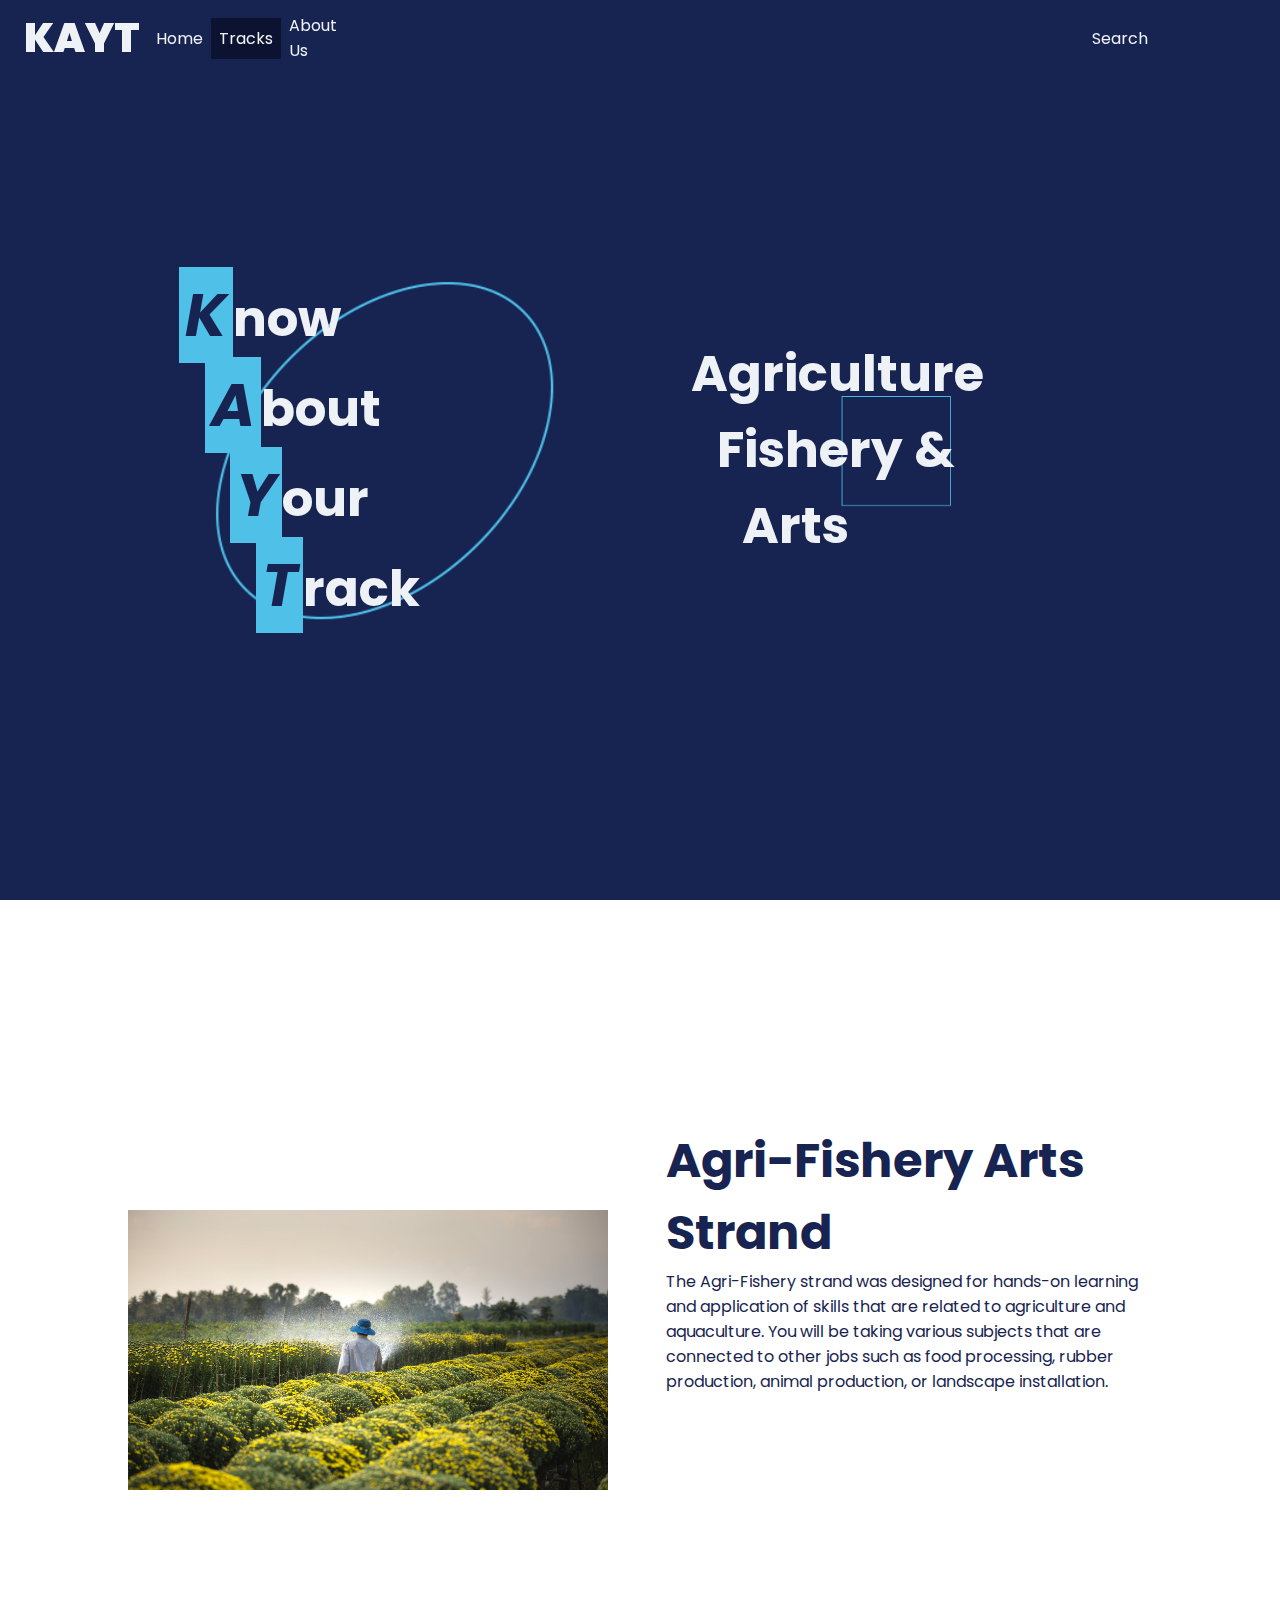
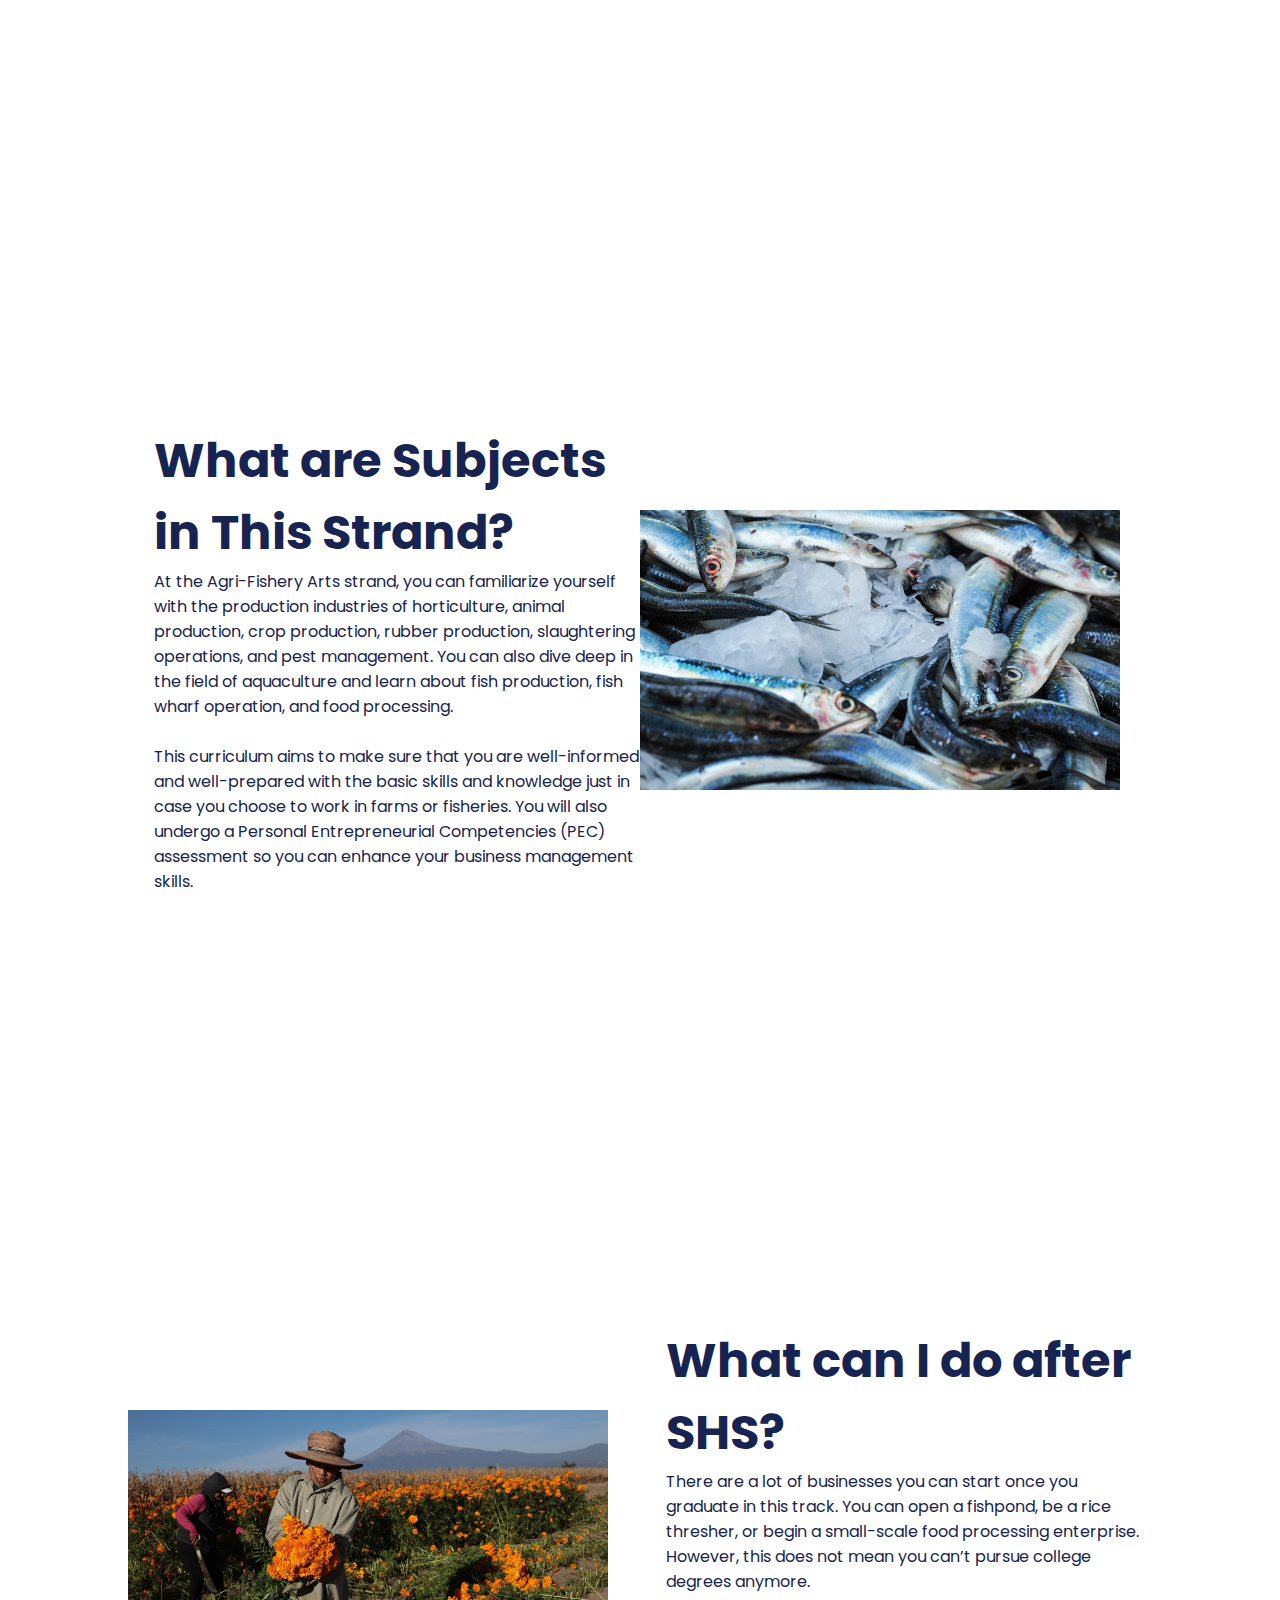
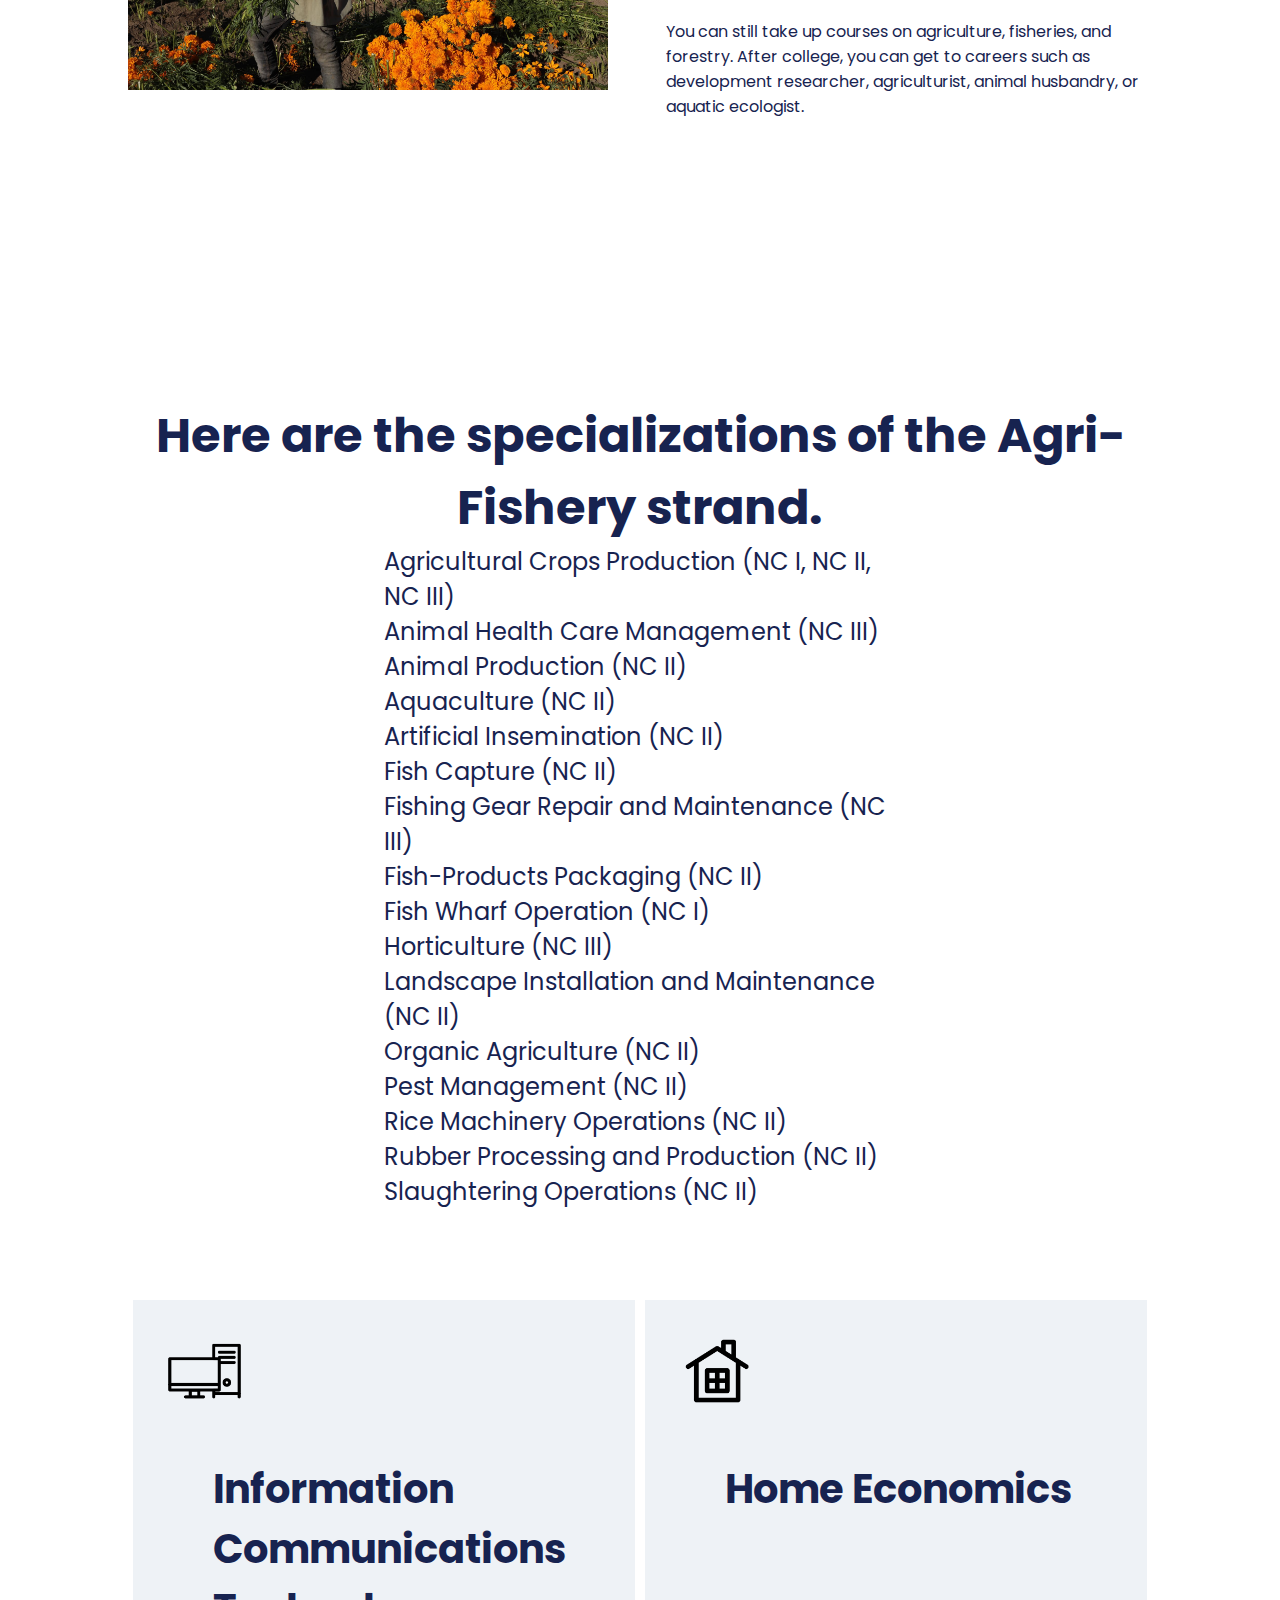
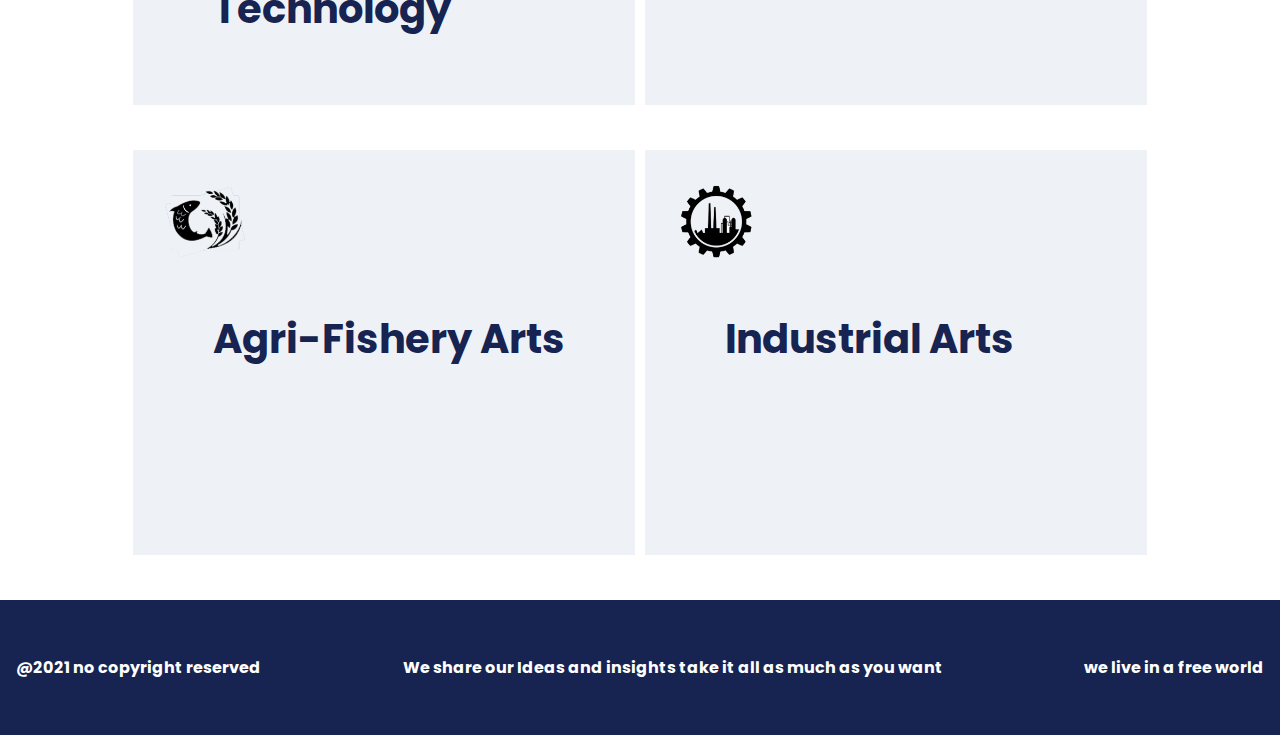
<file: afa.html>
<!DOCTYPE html>
<html>
<head>
	<meta charset="utf-8">
	<title>KAYT</title>
	<link rel="stylesheet" type="text/css" href="css/style.css">
	<script type="text/javascript">
			window.addEventListener("scroll", function(){
				var header = document.querySelector("header");
				header.classList.toggle("sticky", window.scrollY > 50);
			})



	</script>
	<link rel="shortcut icon" href="img/KAYTlogo.ico" />
</head>
<body>
	<!-- header -->
	<header class="">
		<div>
			<a href="#" class="logo">KAYT</a>
			<a href="index.html">Home</a>
			<a href="#tracks" class="nav-button current-page" data-scroll>Tracks</a>
			<a href="about.html">About Us</a>
		</div>
		<div>
			<a href="#">Search</a>
		</div>
	</header>

	<!-- hero section -->
	<div class="container hero">
		<div class="hero-section">
			<div class="col-6 hero-text">
				<div class="hero-text--content">
					<img src="img/herobox.png">
					<h1 class="know"><em>K</em>now</h1>
					<h1 class="about"><em>A</em>bout</h1>
					<h1 class="your"><em>Y</em>our</h1>
					<h1 class="track"><em>T</em>rack</h1>
				</div>
			</div>
			<div class="col-6 hero-img">
				<div class="hero-text--content">
					<img src="img/box2.png" class="herobox2">
					<h1 class="know">Agriculture</h1>
					<h1 class="about">Fishery &</h1>
					<h1 class="your">Arts</h1>
				</div>
			</div>
		</div>
	</div>

 	<!-- afa intro -->
	<div class="container">
		<div class="constraint">
			<div class="col-6">
				<div class="tvl-intro--img content">
					<img src="img/afa-1.jpg">
				</div>
			</div>
			<div class="col-6">
				<div class="tvl-intro ">
					<h2>Agri-Fishery Arts Strand</h2>
					<p>          The Agri-Fishery strand was designed for hands-on learning and application of skills that are related to agriculture and aquaculture. You will be taking various subjects that are connected to other jobs such as food processing, rubber production, animal production, or landscape installation.
					</p>
				</div>
			</div>
		</div>
	</div>

<!-- 	WHAT ARE THE SUBJECTS IN THIS STRAND? -->
	<div class="container">
		<div class="constraint">
			<div class="col-6">
				<div class="tvl-intro ">
					<h2>What are Subjects in This Strand?</h2>
					<p>At the Agri-Fishery Arts strand, you can familiarize yourself with the production industries of horticulture, animal production, crop production, rubber production, slaughtering operations, and pest management. You can also dive deep in the field of aquaculture and learn about fish production, fish wharf operation, and food processing.<br><br>

          This curriculum aims to make sure that you are well-informed and well-prepared with the basic skills and knowledge just in case you choose to work in farms or fisheries. You will also undergo a Personal Entrepreneurial Competencies (PEC) assessment so you can enhance your business management skills.

					</p>
				</div>
			</div>
			<div class="col-6">
				<div class="tvl-intro--img content">
					<img src="img/afa-2.jpg">
				</div>
			</div>
		</div>
	</div>

	<!-- college courses -->
	<div class="container">
		<div class="constraint">
			<div class="col-6">
				<div class="tvl-intro--img content">
					<img src="img/afa-3.jpg">
				</div>
			</div>
			<div class="col-6">
				<div class="tvl-intro ">
					<h2>What can I do after SHS?</h2>
					<p>         There are a lot of businesses you can start once you graduate in this track. You can open a fishpond, be a rice thresher, or begin a small-scale food processing enterprise. However, this does not mean you can’t pursue college degrees anymore. <br><br>

        You can still take up courses on agriculture, fisheries, and forestry. After college, you can get to careers such as development researcher, agriculturist, animal husbandry, or aquatic ecologist.


					</p>
				</div>
			</div>
		</div>
	</div>

	<!-- worklist -->
	<div class="container-worklist">
		<div class="constraint">
			<div class="col-12 worklist">
				<h2>Here are the specializations of the Agri-Fishery strand.</h2>
				<ul class="work-list">

					<li>Agricultural Crops Production (NC I, NC II, NC III)</li>
					<li>Animal Health Care Management (NC III)</li>
					<li>Animal Production (NC II)</li>
					<li>Aquaculture (NC II)</li>
					<li>Artificial Insemination (NC II)</li>
					<li>Fish Capture (NC II)</li>
					<li>Fishing Gear Repair and Maintenance (NC III)</li>
					<li>Fish-Products Packaging (NC II)</li>
					<li>Fish Wharf Operation (NC I)</li>
					<li>Horticulture (NC III)</li>
					<li>Landscape Installation and Maintenance (NC II)</li>
					<li>Organic Agriculture (NC II)</li>
					<li>Pest Management (NC II)</li>
					<li>Rice Machinery Operations (NC II)</li>
					<li>Rubber Processing and Production (NC II)</li>
					<li>Slaughtering Operations (NC II)</li>

				</ul>
			</div>
		</div>
	</div>

	<div class="container" id="tracks">
		<div class="constraint">
			<div class="col-6">
				<div class="row">
					<a href="ict.html">
						<div class="card">						
							<div class="card-content"></div>
							<img src="img/ictimg.png" class="iconimg ict">
							<h2>Information Communications Technology</h2>
							<div class="card-img "><p>If you are computer-savvy or a technological freak, step right into the ICT strand. Under this strand, you will be encouraged to utilize information and communication technological tools to contextualize, collaborate, and create experiences for learning in this professional strand.</p></div>
						</div>
					</a>
					
				</div>
				<div class="row">
					<a href="afa.html">
						<div class="card">
							<img src="img/afaimg.png" class="iconimg afa">
							<h2>Agri-Fishery Arts</h2>
							<div class="card-img "><p>The Agri-Fishery strand was designed for hands-on learning and application of skills that are related to agriculture and aquaculture. You will be taking various subjects that are connected to other jobs such as food processing, rubber production, animal production, or landscape installation.</p></div>
						</div>
					</a>
					
				</div>
			</div>
			<div class="col-6">
				<div class="row">
					<a href="he.html">
						<div class="card">
							<img src="img/heimg.png" class="iconimg he">
							<h2>Home Economics</h2>
							<div class="card-img "><p>The Home Economics track offers various specializations that can lead to livelihood projects at home. This strand aims to give you job-ready skills that can help you in finding the right employment.</p></div>
						</div>
					</a>
					
				</div>
				<div class="row">
					<a href="ie.html">
						<div class="card">
							<img src="img/iaimg.png" class="iconimg ia">
							<h2>Industrial Arts</h2>
							<div class="card-img "><p>Technical Livelihood Education subjects under this track are following the TESDA curriculum so if you are thinking of taking any of technical-vocational courses, this is the strand you should take. Industrial Arts will provide you the skills and knowledge on carpentry, automotive servicing, driving, electronics repair, electrical installation, welding, plumbing, and tile setting.</p></div>
						</div>
					</a>
					
				</div>
			</div>
		</div>
	</div>
		<footer>
		<p>@2021 no copyright reserved</p>
		<p>We share our Ideas and insights
		take it all as much as you want</p>
		<p>we live in a free world</p>	
	</footer>
</body>
</html>
</file>
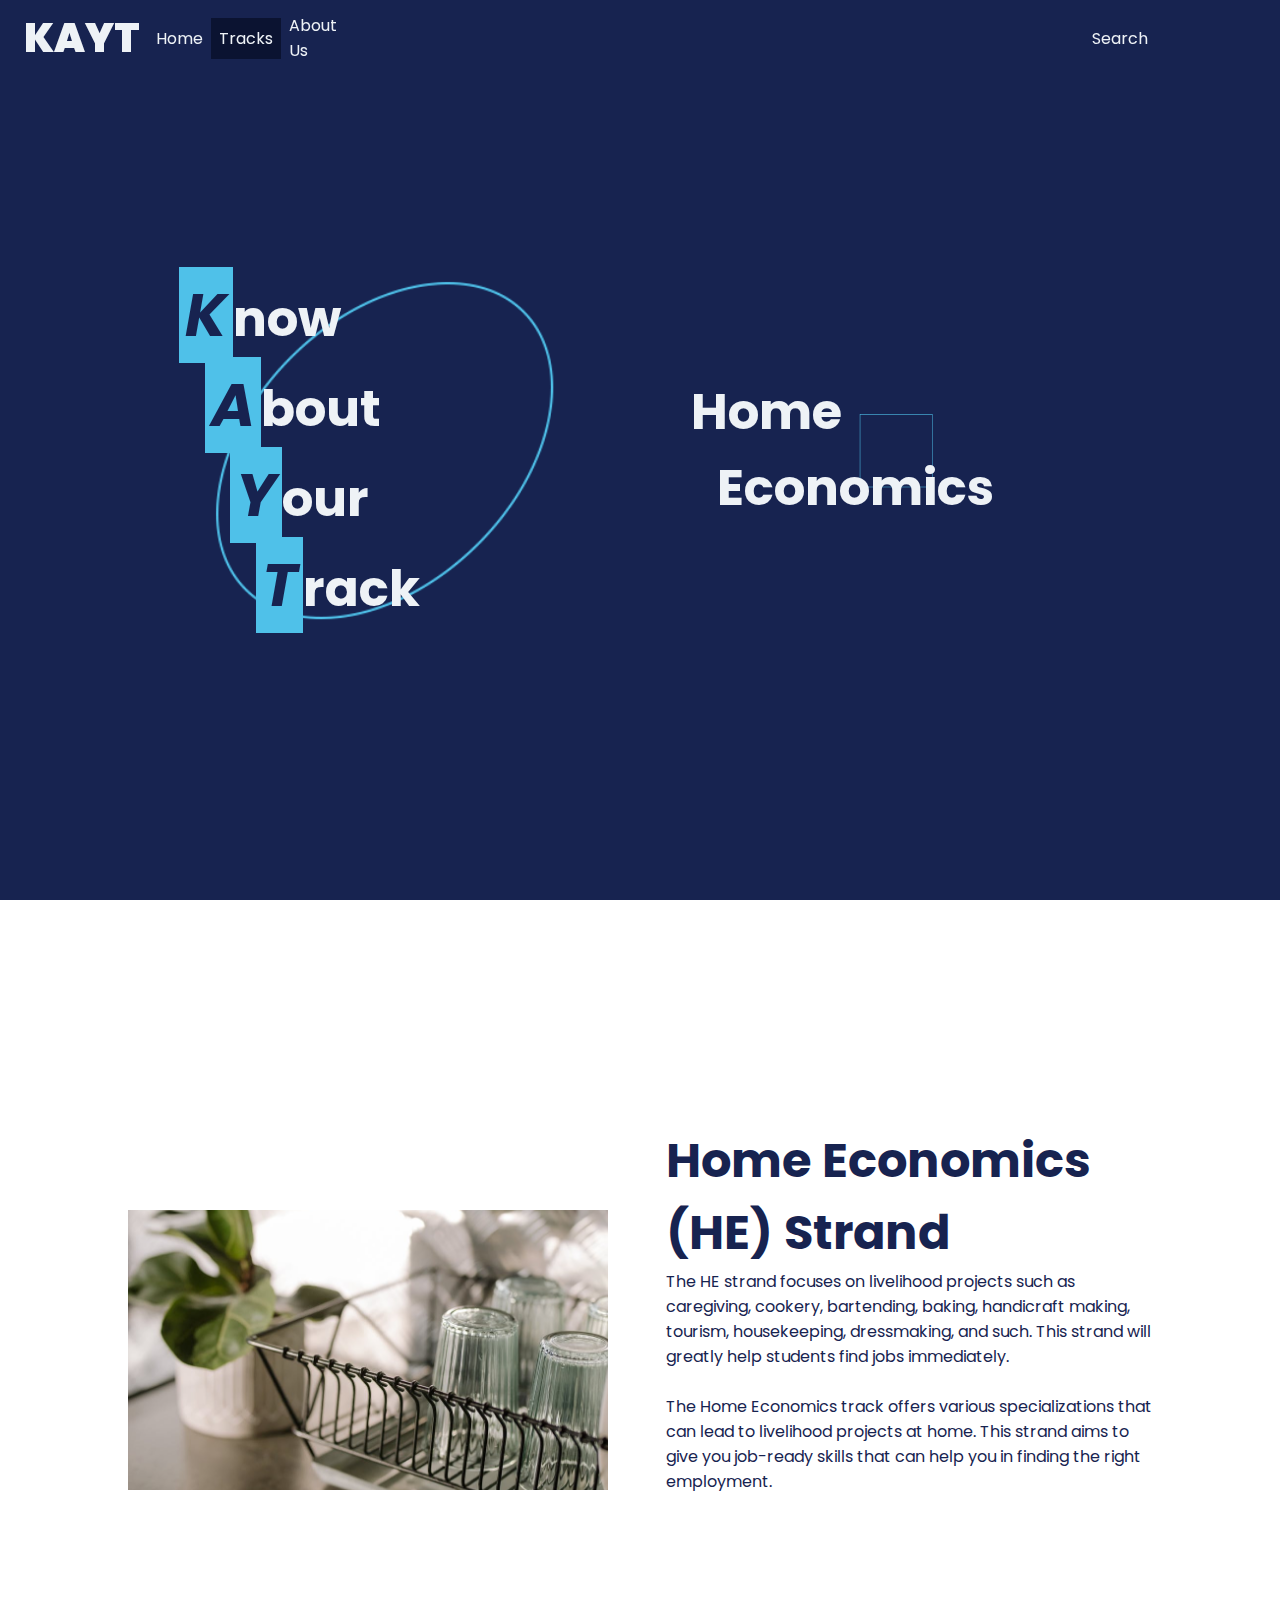
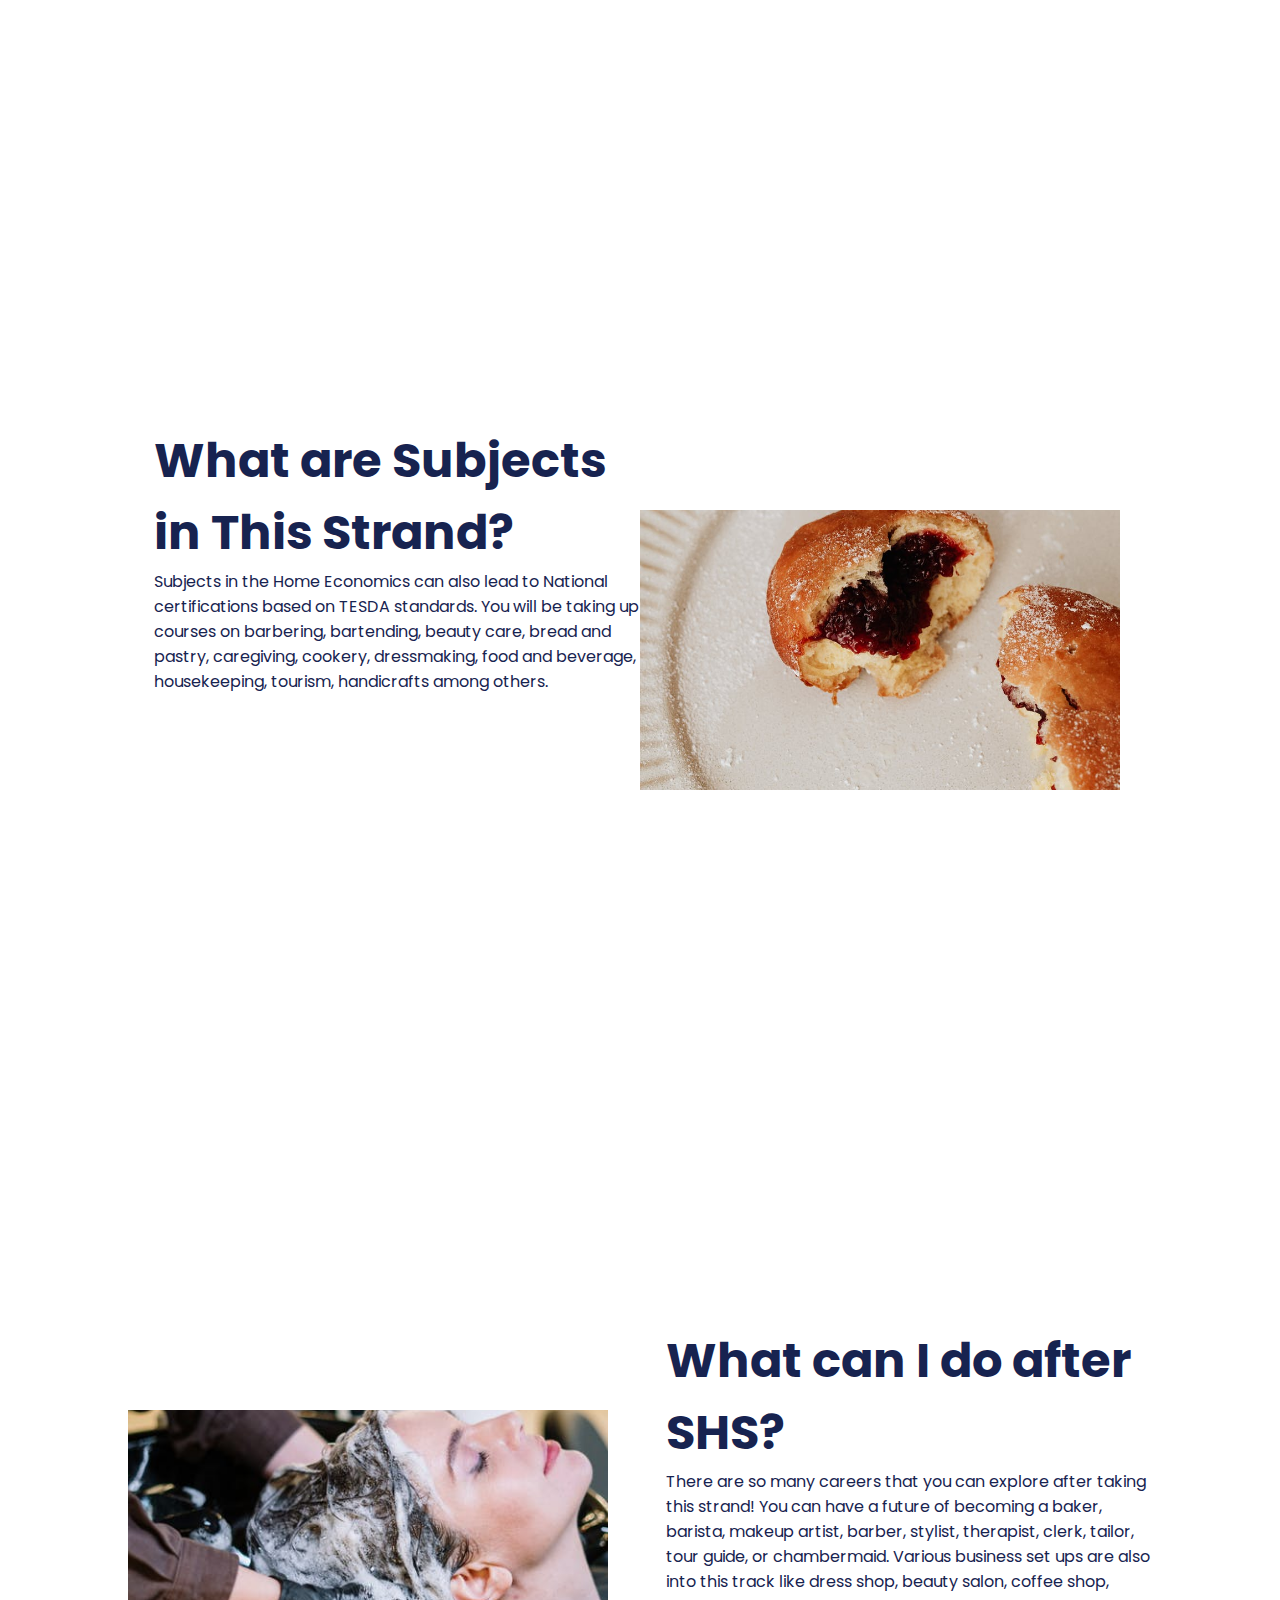
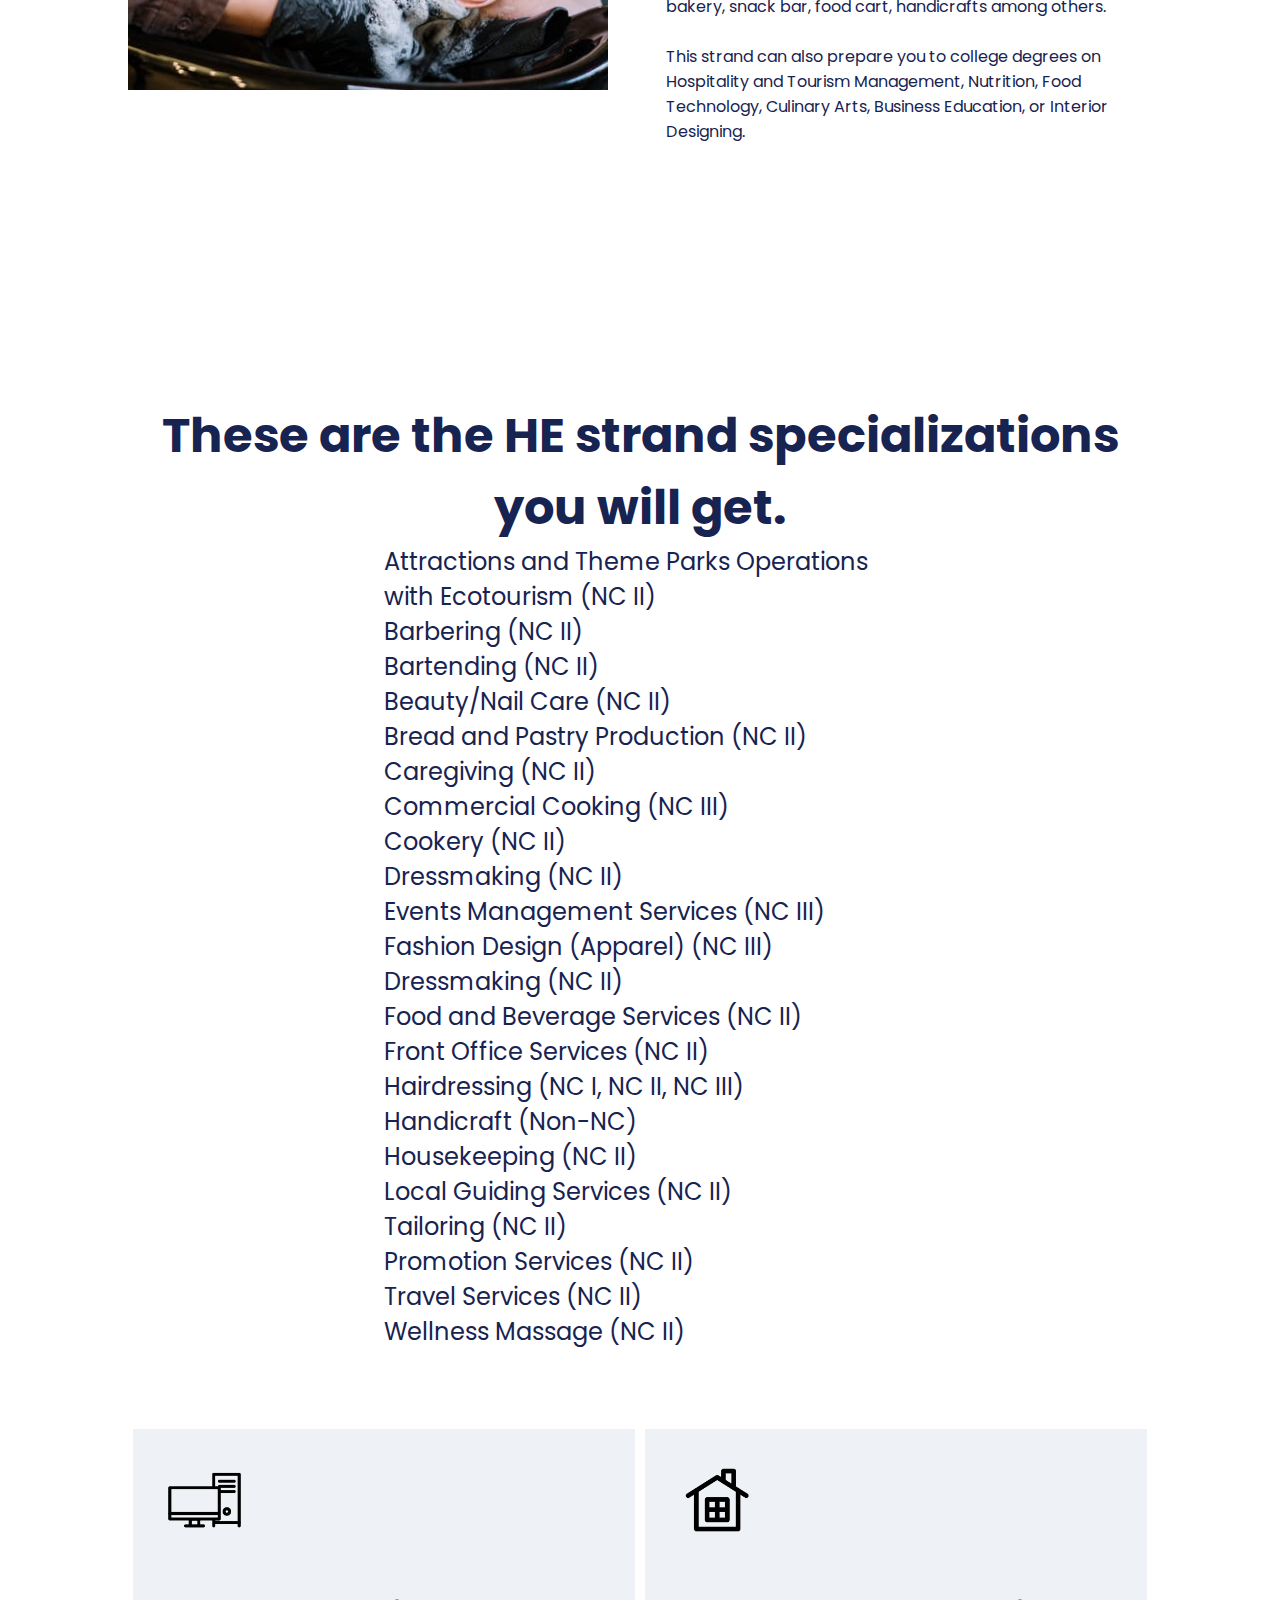
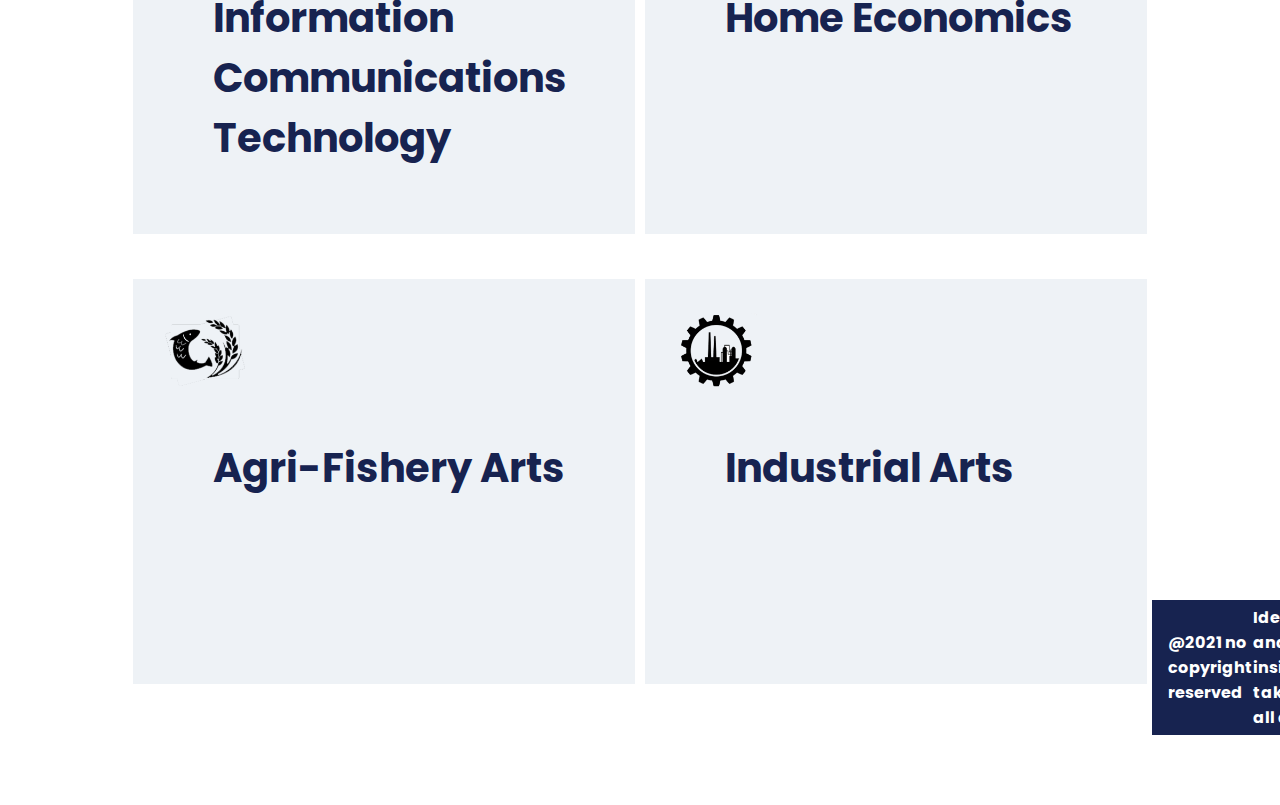
<file: he.html>
<!DOCTYPE html>
<html>
<head>
	<meta charset="utf-8">
	<title>KAYT</title>
	<link rel="stylesheet" type="text/css" href="css/style.css">
	<script type="text/javascript">
			window.addEventListener("scroll", function(){
				var header = document.querySelector("header");
				header.classList.toggle("sticky", window.scrollY > 50);
			})



	</script>
	<link rel="shortcut icon" href="img/KAYTlogo.ico" />
</head>
<body>
	<!-- header -->
	<header class="">
		<div>
			<a href="#" class="logo">KAYT</a>
			<a href="index.html">Home</a>
			<a href="#tracks" class="nav-button current-page" data-scroll>Tracks</a>
			<a href="about.html">About Us</a>
		</div>
		<div>
			<a href="#">Search</a>
		</div>
	</header>

	<!-- hero section -->
	<div class="container hero">
		<div class="hero-section">
			<div class="col-6 hero-text">
				<div class="hero-text--content">
					<img src="img/herobox.png">
					<h1 class="know"><em>K</em>now</h1>
					<h1 class="about"><em>A</em>bout</h1>
					<h1 class="your"><em>Y</em>our</h1>
					<h1 class="track"><em>T</em>rack</h1>
				</div>
			</div>
			<div class="col-6 hero-img">
				<div class="hero-text--content">
					<img src="img/box2.png" class="herobox2">
					<h1 class="know">Home</h1>
					<h1 class="about">Economics</h1>
				</div>
			</div>
		</div>
	</div>

 	<!-- he intro -->
	<div class="container">
		<div class="constraint">
			<div class="col-6">
				<div class="tvl-intro--img content">
					<img src="img/he-1.jpg">
				</div>
			</div>
			<div class="col-6">
				<div class="tvl-intro ">
					<h2>Home Economics (HE) Strand</h2>
					<p>The HE strand focuses on livelihood projects such as caregiving, cookery, bartending, baking, handicraft making, tourism, housekeeping, dressmaking, and such. This strand will greatly help students find jobs immediately. <br><br>

       				The Home Economics track offers various specializations that can lead to livelihood projects at home. This strand aims to give you job-ready skills that can help you in finding the right employment.

					</p>
				</div>
			</div>
		</div>
	</div>

<!--WHAT ARE THE SUBJECTS IN THIS STRAND? -->
	<div class="container">
		<div class="constraint">
			<div class="col-6">
				<div class="tvl-intro ">
					<h2>What are Subjects in This Strand?</h2>
					<p>Subjects in the Home Economics can also lead to National certifications based on TESDA standards. You will be taking up courses on barbering, bartending, beauty care, bread and pastry, caregiving, cookery, dressmaking, food and beverage, housekeeping, tourism, handicrafts among others.


					</p>
				</div>
			</div>
			<div class="col-6">
				<div class="tvl-intro--img content">
					<img src="img/he-2.jpg">
				</div>
			</div>
		</div>
	</div>

	<!-- college courses -->
	<div class="container">
		<div class="constraint">
			<div class="col-6">
				<div class="tvl-intro--img content">
					<img src="img/he-3.jpg">
				</div>
			</div>
			<div class="col-6">
				<div class="tvl-intro ">
					<h2>What can I do after SHS?</h2>
					<p>There are so many careers that you can explore after taking this strand! You can have a future of becoming a baker, barista, makeup artist, barber, stylist, therapist, clerk, tailor, tour guide, or chambermaid. Various business set ups are also into this track like dress shop, beauty salon, coffee shop, bakery, snack bar, food cart, handicrafts among others.
					<br><br>

					This strand can also prepare you to college degrees on Hospitality and Tourism Management, Nutrition, Food Technology, Culinary Arts, Business Education, or Interior Designing.

					</p>
				</div>
			</div>
		</div>
	</div>

	<!-- worklist -->
	<div class="container-worklist">
		<div class="constraint">
			<div class="col-12 worklist">
				<h2>These are the HE strand specializations you will get.</h2>
				<ul class="work-list">

					<li>Attractions and Theme Parks Operations with Ecotourism (NC II)</li>
					<li>Barbering (NC II)</li>
					<li>Bartending (NC II)</li>
					<li>Beauty/Nail Care (NC II)</li>
					<li>Bread and Pastry Production (NC II)</li>
					<li>Caregiving (NC II)</li>
					<li>Commercial Cooking (NC III)</li>
					<li>Cookery (NC II)</li>
					<li>Dressmaking (NC II)</li>
					<li>Events Management Services (NC III)</li>
					<li>Fashion Design (Apparel) (NC III)</li>
					<li>Dressmaking (NC II)</li>
					<li>Food and Beverage Services (NC II)</li>
					<li>Front Office Services (NC II)</li>
					<li>Hairdressing (NC I, NC II, NC III)</li>
					<li>Handicraft (Non-NC)</li>
					<li>Housekeeping (NC II)</li>
					<li>Local Guiding Services (NC II)</li>
					<li>Tailoring (NC II)</li>
					<li>Promotion Services (NC II)</li>
					<li>Travel Services (NC II)</li>
					<li>Wellness Massage (NC II)</li>


				</ul>
			</div>
		</div>
	</div>

	<div class="container" id="tracks">
		<div class="constraint">
			<div class="col-6">
				<div class="row">
					<a href="ict.html">
						<div class="card">						
							<div class="card-content"></div>
							<img src="img/ictimg.png" class="iconimg ict">
							<h2>Information Communications Technology</h2>
							<div class="card-img "><p>If you are computer-savvy or a technological freak, step right into the ICT strand. Under this strand, you will be encouraged to utilize information and communication technological tools to contextualize, collaborate, and create experiences for learning in this professional strand.</p></div>
						</div>
					</a>
					
				</div>
				<div class="row">
					<a href="afa.html">
						<div class="card">
							<img src="img/afaimg.png" class="iconimg afa">
							<h2>Agri-Fishery Arts</h2>
							<div class="card-img "><p>The Agri-Fishery strand was designed for hands-on learning and application of skills that are related to agriculture and aquaculture. You will be taking various subjects that are connected to other jobs such as food processing, rubber production, animal production, or landscape installation.</p></div>
						</div>
					</a>
					
				</div>
			</div>
			<div class="col-6">
				<div class="row">
					<a href="he.html">
						<div class="card">
							<img src="img/heimg.png" class="iconimg he">
							<h2>Home Economics</h2>
							<div class="card-img "><p>The Home Economics track offers various specializations that can lead to livelihood projects at home. This strand aims to give you job-ready skills that can help you in finding the right employment.</p></div>
						</div>
					</a>
					
				</div>
				<div class="row">
					<a href="ie.html">
						<div class="card">
							<img src="img/iaimg.png" class="iconimg ia">
							<h2>Industrial Arts</h2>
							<div class="card-img "><p>Technical Livelihood Education subjects under this track are following the TESDA curriculum so if you are thinking of taking any of technical-vocational courses, this is the strand you should take. Industrial Arts will provide you the skills and knowledge on carpentry, automotive servicing, driving, electronics repair, electrical installation, welding, plumbing, and tile setting.</p></div>
						</div>
					</a>
					
				</div>
			</div>
		</div>
	</div>
		<footer>
		<p>@2021 no copyright reserved</p>
		<p>We share our Ideas and insights
		take it all as much as you want</p>
		<p>we live in a free world</p>	
	</footer>
</body>
</html>
</file>
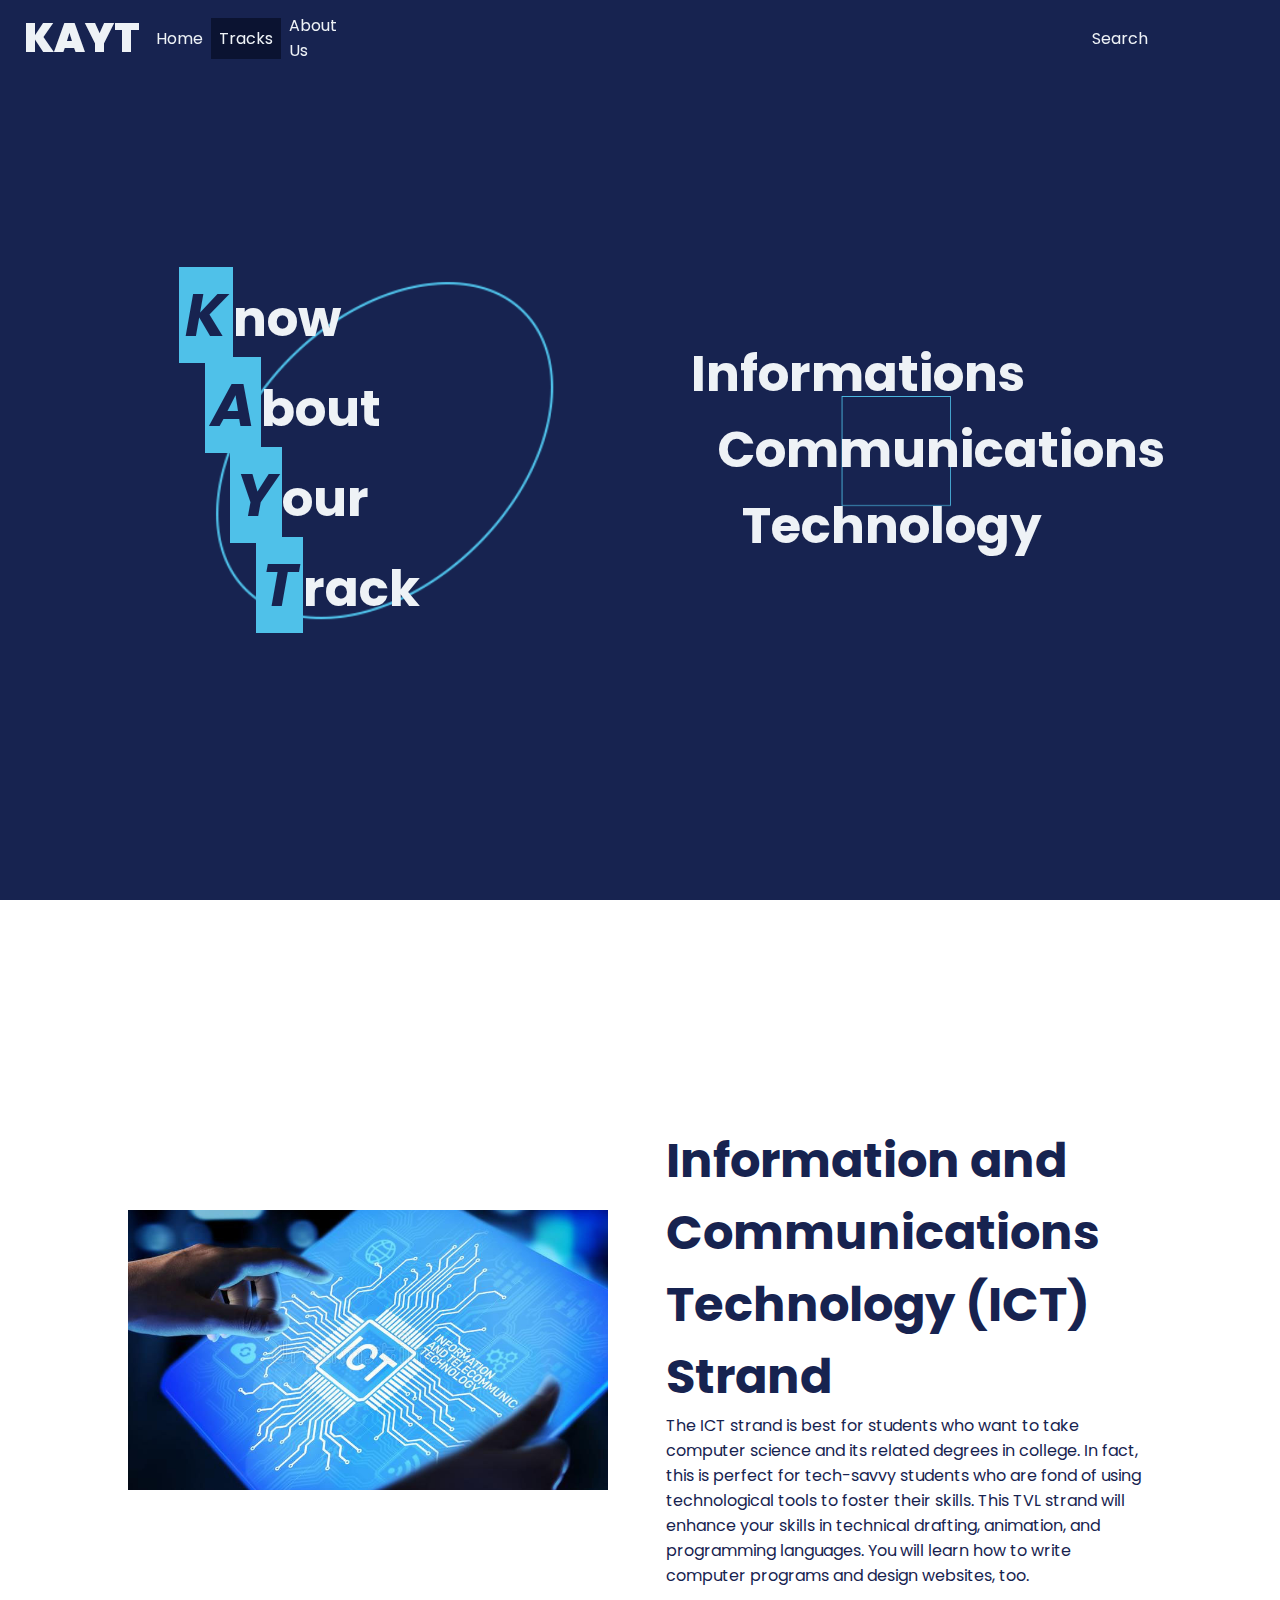
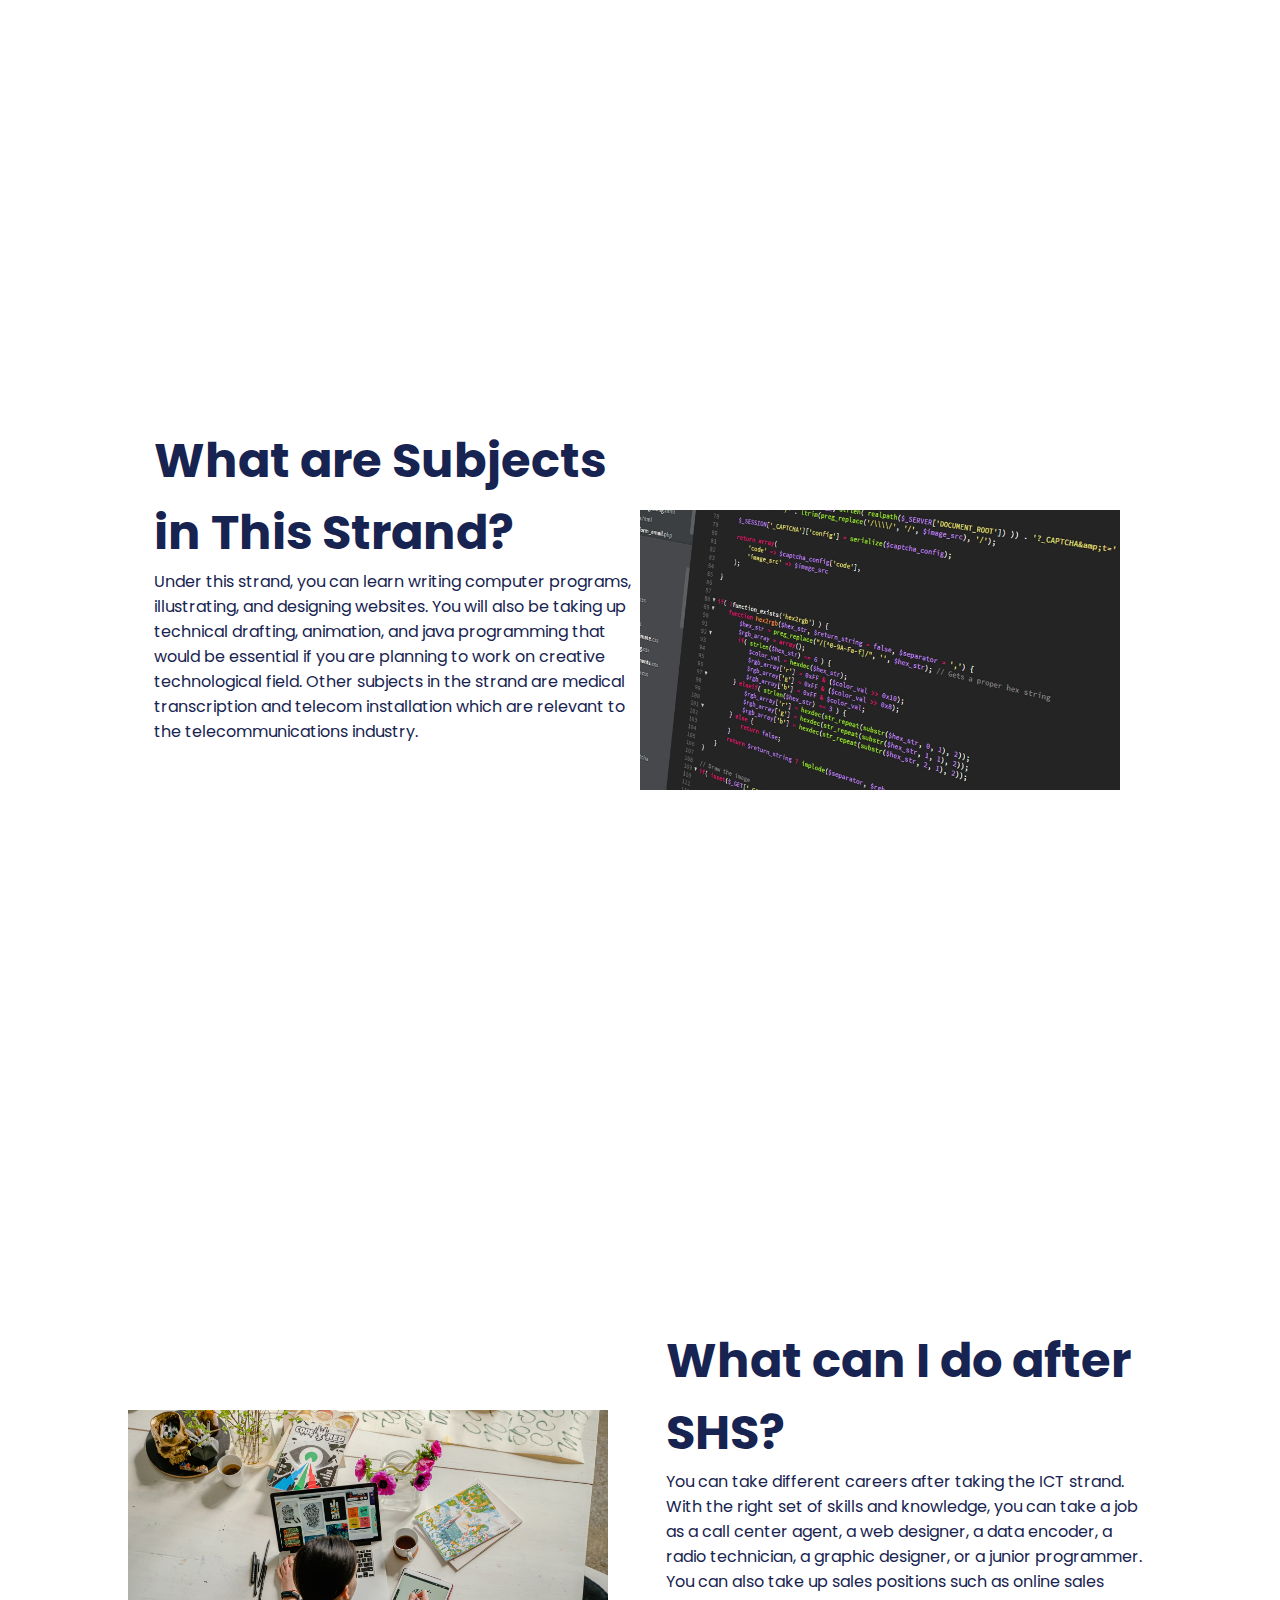
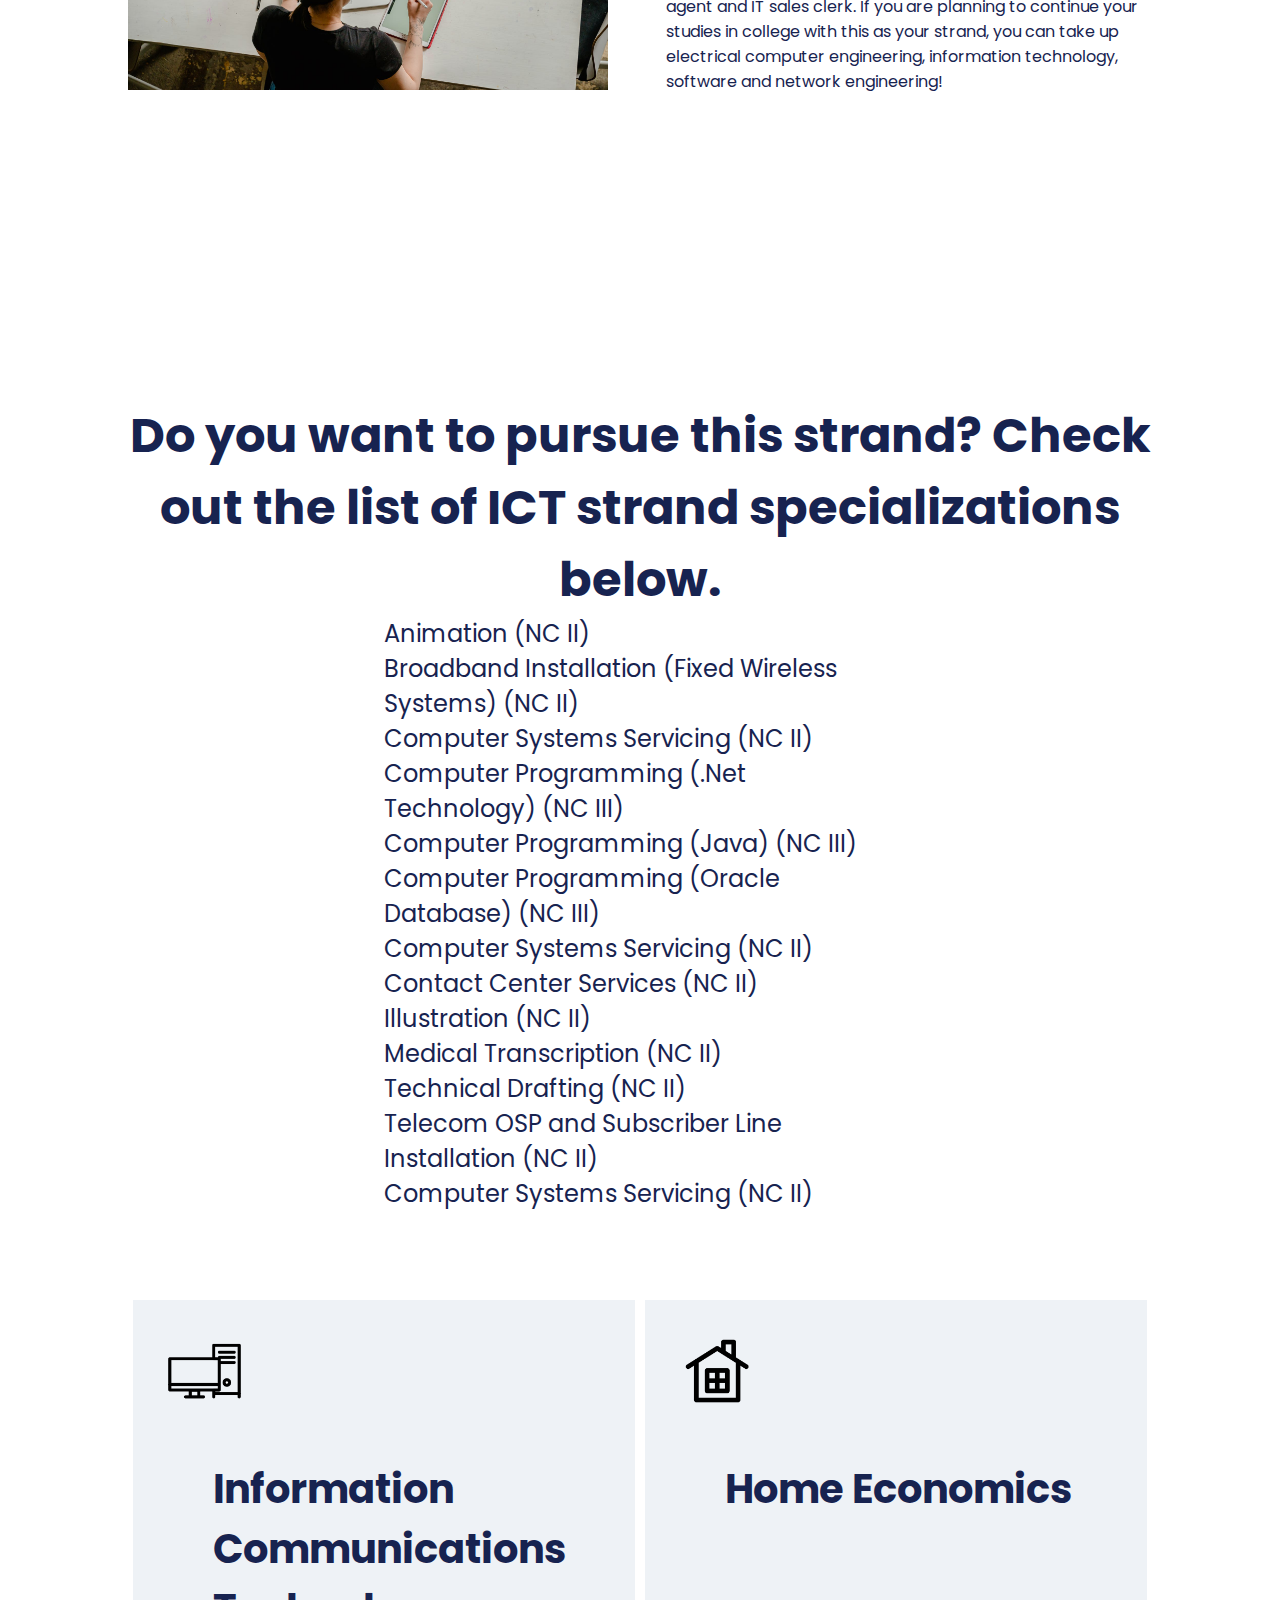
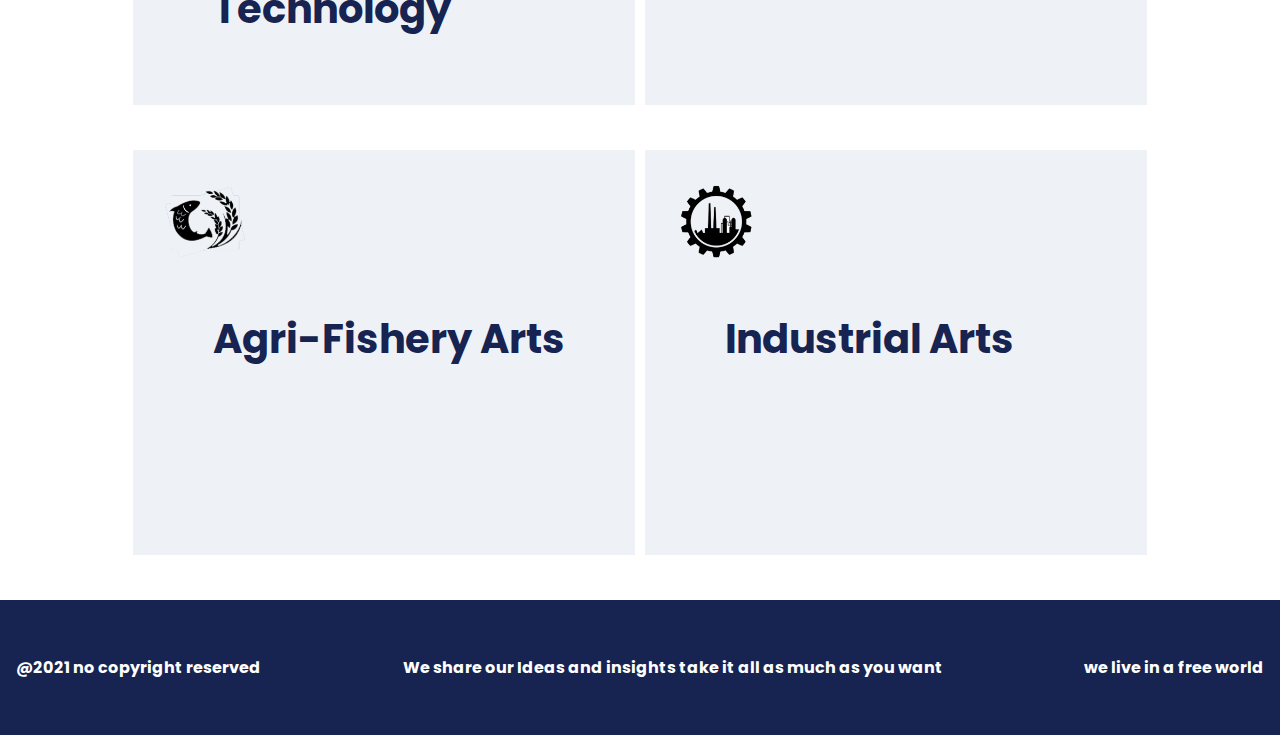
<file: ict.html>
<!DOCTYPE html>
<html>
<head>
	<meta charset="utf-8">
	<title>KAYT</title>
	<link rel="stylesheet" type="text/css" href="css/style.css">
	<script type="text/javascript">
			window.addEventListener("scroll", function(){
				var header = document.querySelector("header");
				header.classList.toggle("sticky", window.scrollY > 50);
			})



	</script>
	<link rel="shortcut icon" href="img/KAYTlogo.ico" />
</head>
<body>
	<!-- header -->
	<header class="">
		<div>
			<a href="#" class="logo">KAYT</a>
			<a href="index.html">Home</a>
			<a href="#tracks" class="nav-button current-page" data-scroll>Tracks</a>
			<a href="about.html">About Us</a>
		</div>
		<div>
			<a href="#">Search</a>
		</div>
	</header>

	<!-- hero section -->
	<div class="container hero">
		<div class="hero-section">
			<div class="col-6 hero-text">
				<div class="hero-text--content">
					<img src="img/herobox.png">
					<h1 class="know"><em>K</em>now</h1>
					<h1 class="about"><em>A</em>bout</h1>
					<h1 class="your"><em>Y</em>our</h1>
					<h1 class="track"><em>T</em>rack</h1>
				</div>
			</div>
			<div class="col-6 hero-img">
				<div class="hero-text--content">
					<img src="img/box2.png" class="herobox2">
					<h1 class="know">Informations</h1>
					<h1 class="about">Communications</h1>
					<h1 class="your">Technology</h1>
				</div>
			</div>
		</div>
	</div>
  
  	<!-- ict intro -->
	<div class="container">
		<div class="constraint">
			<div class="col-6">
				<div class="tvl-intro--img content">
					<img src="img/ict-1.jpg">
				</div>
			</div>
			<div class="col-6">
				<div class="tvl-intro ">
					<h2>Information and Communications Technology (ICT) Strand</h2>
					<p>The ICT strand is best for students who want to take computer science and its related degrees in college. In fact, this is perfect for tech-savvy students who are fond of using technological tools to foster their skills. This TVL strand will enhance your skills in technical drafting, animation, and programming languages. You will learn how to write computer programs and design websites, too.
					</p>
				</div>
			</div>
		</div>
	</div>

<!-- 	WHAT ARE THE SUBJECTS IN THIS STRAND? -->
	<div class="container">
		<div class="constraint">
			<div class="col-6">
				<div class="tvl-intro ">
					<h2>What are Subjects in This Strand?</h2>
					<p>Under this strand, you can learn writing computer programs, illustrating, and designing websites. You will also be taking up technical drafting, animation, and java programming that would be essential if you are planning to work on creative technological field. Other subjects in the strand are medical transcription and telecom installation which are relevant to the telecommunications industry.
					</p>
				</div>
			</div>
			<div class="col-6">
				<div class="tvl-intro--img content">
					<img src="img/ict-2.jpg">
				</div>
			</div>
		</div>
	</div>

	<!-- college courses -->
	<div class="container">
		<div class="constraint">
			<div class="col-6">
				<div class="tvl-intro--img content">
					<img src="img/ict-3.jpg">
				</div>
			</div>
			<div class="col-6">
				<div class="tvl-intro ">
					<h2>What can I do after SHS?</h2>
					<p>You can take different careers after taking the ICT strand. With the right set of skills and knowledge, you can take a job as a call center agent, a web designer, a data encoder, a radio technician, a graphic designer, or a junior programmer. You can also take up sales positions such as online sales agent and IT sales clerk.

          			If you are planning to continue your studies in college with this as your strand, you can take up electrical computer engineering, information technology, software and network engineering!

					</p>
				</div>
			</div>
		</div>
	</div>

	<!-- worklist -->
	<div class="container-worklist">
		<div class="constraint">
			<div class="col-12 worklist">
				<h2>Do you want to pursue this strand? Check out the list of ICT strand specializations below.</h2>
				<ul class="work-list">

					<li>Animation (NC II)</li>
					<li>Broadband Installation (Fixed Wireless Systems) (NC II)</li>
					<li>Computer Systems Servicing (NC II)</li>
					<li>Computer Programming (.Net Technology) (NC III)</li>
					<li>Computer Programming (Java) (NC III)</li>
					<li>Computer Programming (Oracle Database) (NC III)</li>
					<li>Computer Systems Servicing (NC II)</li>
					<li>Contact Center Services (NC II)</li>
					<li>Illustration (NC II)</li>
					<li>Medical Transcription (NC II)</li>
					<li>Technical Drafting (NC II)</li>
					<li>Telecom OSP and Subscriber Line Installation (NC II)</li>
					<li>Computer Systems Servicing (NC II)</li>

				</ul>
			</div>
		</div>
	</div>

	<!-- last column -->
	<div class="container" id="tracks">
		<div class="constraint">
			<div class="col-6">
				<div class="row">
					<a href="ict.html">
						<div class="card">						
							<div class="card-content"></div>
							<img src="img/ictimg.png" class="iconimg ict">
							<h2>Information Communications Technology</h2>
							<div class="card-img "><p>If you are computer-savvy or a technological freak, step right into the ICT strand. Under this strand, you will be encouraged to utilize information and communication technological tools to contextualize, collaborate, and create experiences for learning in this professional strand.</p></div>
						</div>
					</a>
					
				</div>
				<div class="row">
					<a href="afa.html">
						<div class="card">
							<img src="img/afaimg.png" class="iconimg afa">
							<h2>Agri-Fishery Arts</h2>
							<div class="card-img "><p>The Agri-Fishery strand was designed for hands-on learning and application of skills that are related to agriculture and aquaculture. You will be taking various subjects that are connected to other jobs such as food processing, rubber production, animal production, or landscape installation.</p></div>
						</div>
					</a>
					
				</div>
			</div>
			<div class="col-6">
				<div class="row">
					<a href="he.html">
						<div class="card">
							<img src="img/heimg.png" class="iconimg he">
							<h2>Home Economics</h2>
							<div class="card-img "><p>The Home Economics track offers various specializations that can lead to livelihood projects at home. This strand aims to give you job-ready skills that can help you in finding the right employment.</p></div>
						</div>
					</a>
					
				</div>
				<div class="row">
					<a href="ie.html">
						<div class="card">
							<img src="img/iaimg.png" class="iconimg ia">
							<h2>Industrial Arts</h2>
							<div class="card-img "><p>Technical Livelihood Education subjects under this track are following the TESDA curriculum so if you are thinking of taking any of technical-vocational courses, this is the strand you should take. Industrial Arts will provide you the skills and knowledge on carpentry, automotive servicing, driving, electronics repair, electrical installation, welding, plumbing, and tile setting.</p></div>
						</div>
					</a>
					
				</div>
			</div>
		</div>
	</div>
		<footer>
		<p>@2021 no copyright reserved</p>
		<p>We share our Ideas and insights
		take it all as much as you want</p>
		<p>we live in a free world</p>	
	</footer>
</body>
</html>
</file>
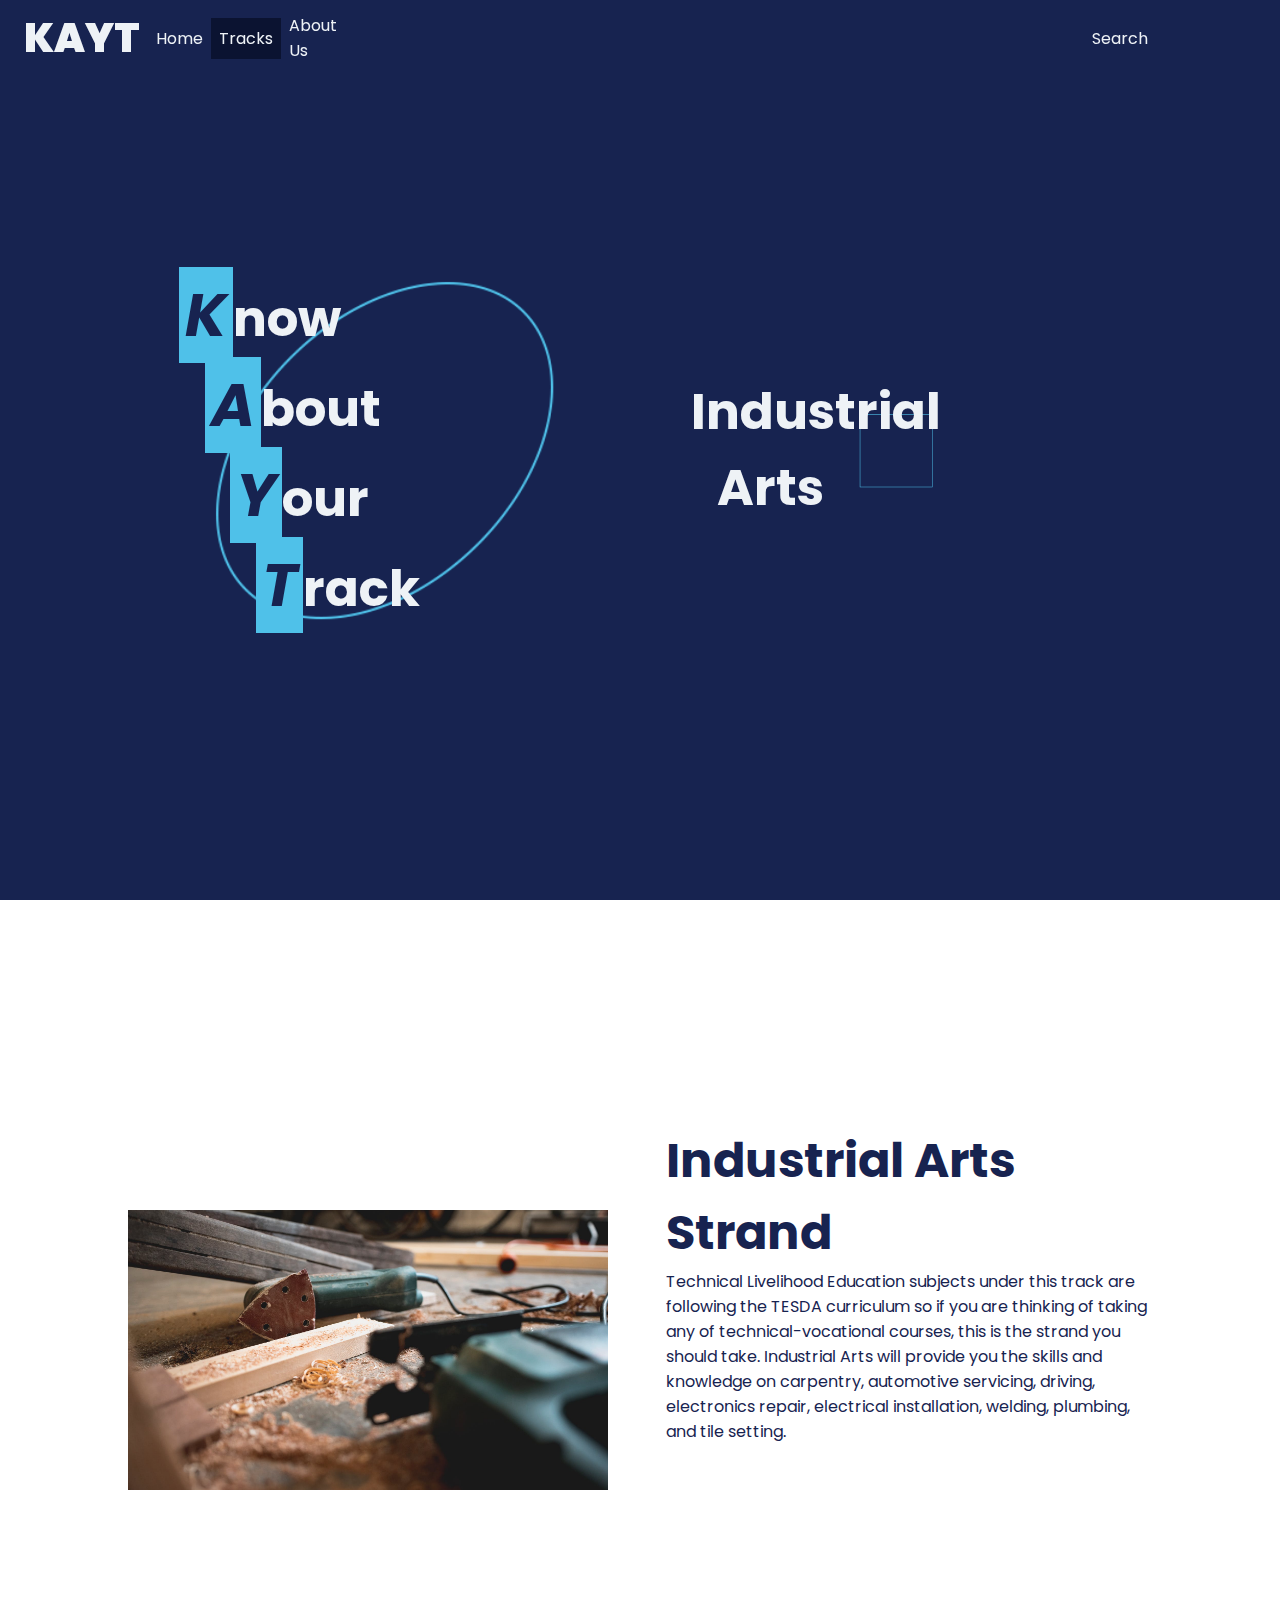
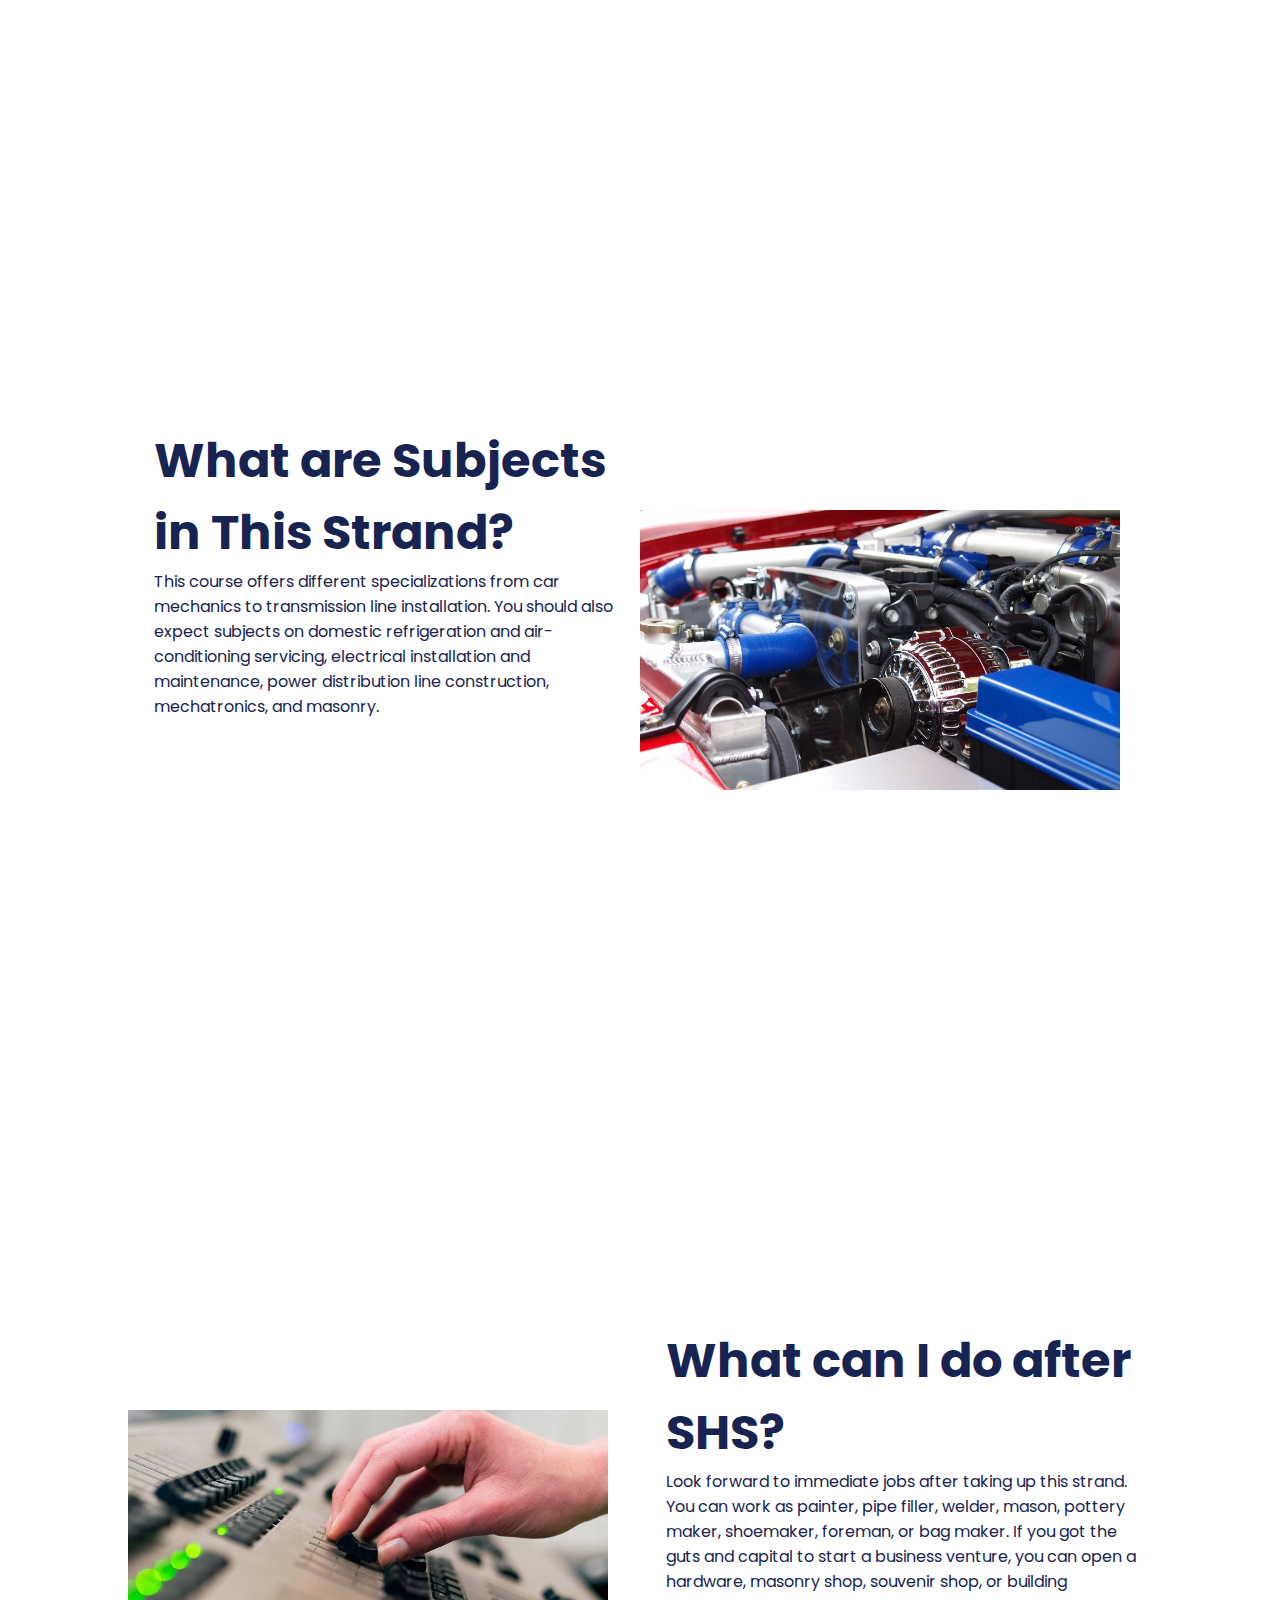
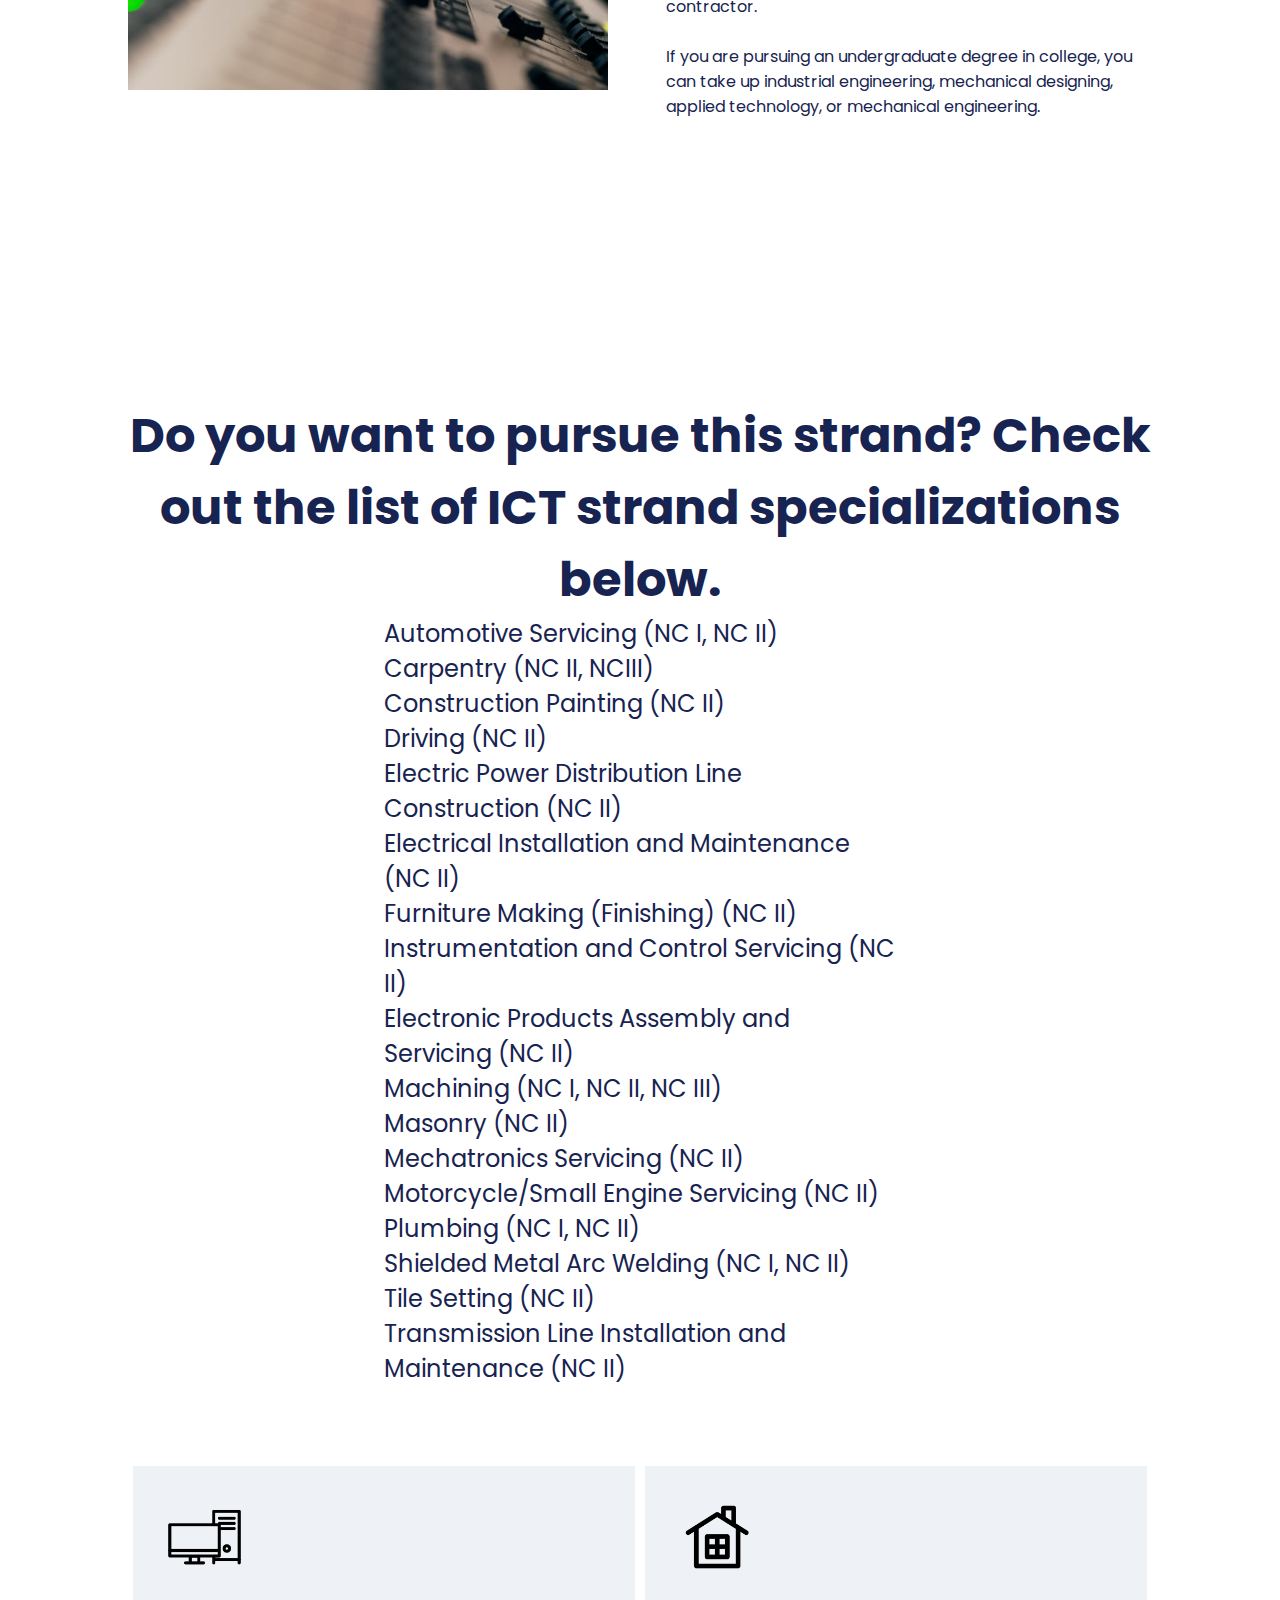
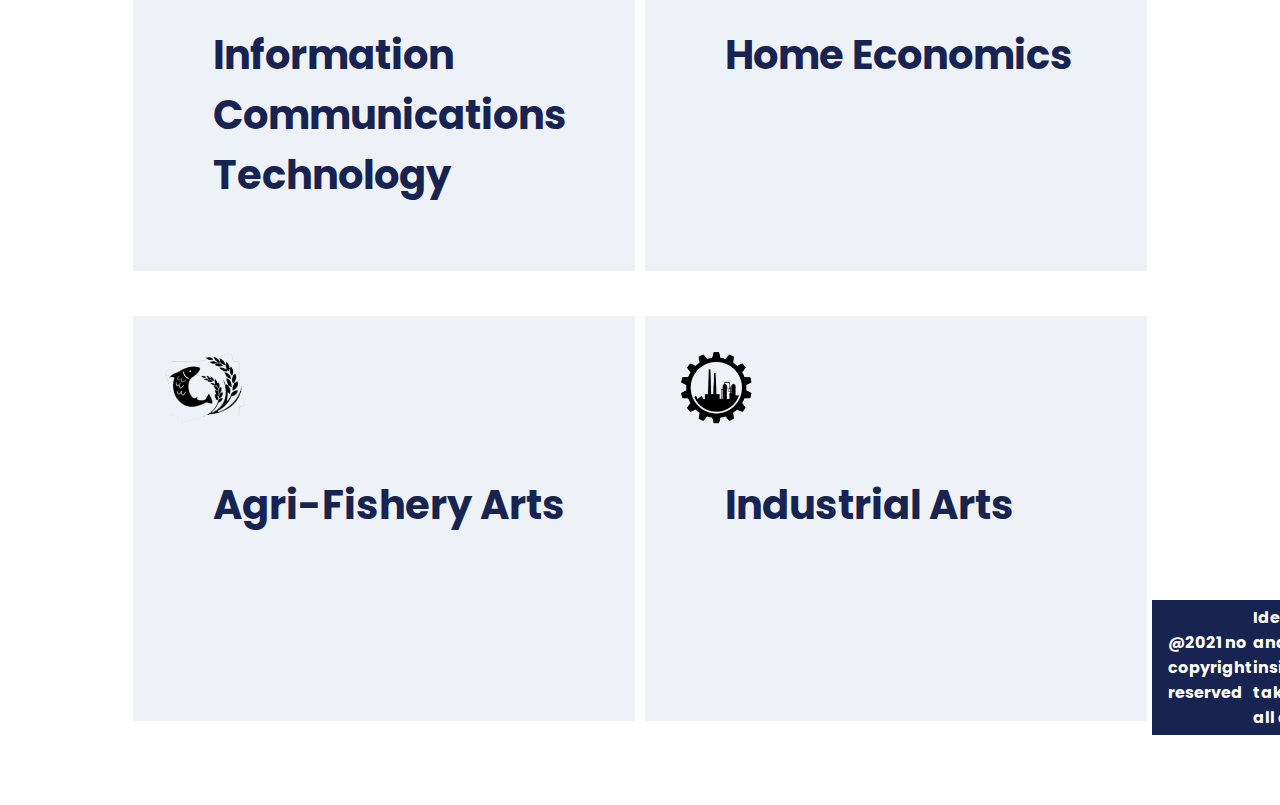
<file: ie.html>
<!DOCTYPE html>
<html>
<head>
	<meta charset="utf-8">
	<title>KAYT</title>
	<link rel="stylesheet" type="text/css" href="css/style.css">
	<script type="text/javascript">
			window.addEventListener("scroll", function(){
				var header = document.querySelector("header");
				header.classList.toggle("sticky", window.scrollY > 50);
			})



	</script>
	<link rel="shortcut icon" href="img/KAYTlogo.ico" />
</head>
<body>
	<!-- header -->
	<header class="">
		<div>
			<a href="#" class="logo">KAYT</a>
			<a href="index.html">Home</a>
			<a href="#tracks" class="nav-button current-page" data-scroll>Tracks</a>
			<a href="about.html">About Us</a>
		</div>
		<div>
			<a href="#">Search</a>
		</div>
	</header>

	<!-- hero section -->
	<div class="container hero">
		<div class="hero-section">
			<div class="col-6 hero-text">
				<div class="hero-text--content">
					<img src="img/herobox.png">
					<h1 class="know"><em>K</em>now</h1>
					<h1 class="about"><em>A</em>bout</h1>
					<h1 class="your"><em>Y</em>our</h1>
					<h1 class="track"><em>T</em>rack</h1>
				</div>
			</div>
			<div class="col-6 hero-img">
				<div class="hero-text--content">
					<img src="img/box2.png" class="herobox2">
					<h1 class="know">Industrial</h1>
					<h1 class="about">Arts</h1>
				</div>
			</div>
		</div>
	</div>

 	<!-- ict intro -->
	<div class="container">
		<div class="constraint">
			<div class="col-6">
				<div class="tvl-intro--img content">
					<img src="img/ie-1.jpg">
				</div>
			</div>
			<div class="col-6">
				<div class="tvl-intro ">
					<h2>Industrial Arts Strand</h2>
					<p>Technical Livelihood Education subjects under this track are following the TESDA curriculum so if you are thinking of taking any of technical-vocational courses, this is the strand you should take. Industrial Arts will provide you the skills and knowledge on carpentry, automotive servicing, driving, electronics repair, electrical installation, welding, plumbing, and tile setting.
					</p>
				</div>
			</div>
		</div>
	</div>

<!-- 	WHAT ARE THE SUBJECTS IN THIS STRAND? -->
	<div class="container">
		<div class="constraint">
			<div class="col-6">
				<div class="tvl-intro ">
					<h2>What are Subjects in This Strand?</h2>
					<p>This course offers different specializations from car mechanics to transmission line installation. You should also expect subjects on domestic refrigeration and air-conditioning servicing, electrical installation and maintenance, power distribution line construction, mechatronics, and masonry.
					</p>
				</div>
			</div>
			<div class="col-6">
				<div class="tvl-intro--img content">
					<img src="img/ie-2.jpg">
				</div>
			</div>
		</div>
	</div>

	<!-- college courses -->
	<div class="container">
		<div class="constraint">
			<div class="col-6">
				<div class="tvl-intro--img content">
					<img src="img/ie-3.jpg">
				</div>
			</div>
			<div class="col-6">
				<div class="tvl-intro ">
					<h2>What can I do after SHS?</h2>
					<p>Look forward to immediate jobs after taking up this strand. You can work as painter, pipe filler, welder, mason, pottery maker, shoemaker, foreman, or bag maker. If you got the guts and capital to start a business venture, you can open a hardware, masonry shop, souvenir shop, or building contractor.<br><br>
          			If you are pursuing an undergraduate degree in college, you can take up industrial engineering, mechanical designing, applied technology, or mechanical engineering.


					</p>
				</div>
			</div>
		</div>
	</div>

	<!-- worklist -->
	<div class="container-worklist">
		<div class="constraint">
			<div class="col-12 worklist">
				<h2>Do you want to pursue this strand? Check out the list of ICT strand specializations below.</h2>
				<ul class="work-list">

					<li>Automotive Servicing (NC I, NC II)</li>
					<li>Carpentry (NC II, NCIII)</li>
					<li>Construction Painting (NC II)</li>
					<li>Driving (NC II)</li>
					<li>Electric Power Distribution Line Construction (NC II)</li>
					<li>Electrical Installation and Maintenance (NC II)</li>
					<li>Furniture Making (Finishing) (NC II)</li>
					<li>Instrumentation and Control Servicing (NC II)</li>
					<li>Electronic Products Assembly and Servicing (NC II)</li>
					<li>Machining (NC I, NC II, NC III)</li>
					<li>Masonry (NC II)</li>
					<li>Mechatronics Servicing (NC II)</li>
					<li>Motorcycle/Small Engine Servicing (NC II)</li>
					<li>Plumbing (NC I, NC II)</li>
					<li>Shielded Metal Arc Welding (NC I, NC II)</li>
					<li>Tile Setting (NC II)</li>
					<li>Transmission Line Installation and Maintenance (NC II)</li>

				</ul>
			</div>
		</div>
	</div>
	<div class="container" id="tracks">
		<div class="constraint">
			<div class="col-6">
				<div class="row">
					<a href="ict.html">
						<div class="card">						
							<div class="card-content"></div>
							<img src="img/ictimg.png" class="iconimg ict">
							<h2>Information Communications Technology</h2>
							<div class="card-img "><p>If you are computer-savvy or a technological freak, step right into the ICT strand. Under this strand, you will be encouraged to utilize information and communication technological tools to contextualize, collaborate, and create experiences for learning in this professional strand.</p></div>
						</div>
					</a>
					
				</div>
				<div class="row">
					<a href="afa.html">
						<div class="card">
							<img src="img/afaimg.png" class="iconimg afa">
							<h2>Agri-Fishery Arts</h2>
							<div class="card-img "><p>The Agri-Fishery strand was designed for hands-on learning and application of skills that are related to agriculture and aquaculture. You will be taking various subjects that are connected to other jobs such as food processing, rubber production, animal production, or landscape installation.</p></div>
						</div>
					</a>
					
				</div>
			</div>
			<div class="col-6">
				<div class="row">
					<a href="he.html">
						<div class="card">
							<img src="img/heimg.png" class="iconimg he">
							<h2>Home Economics</h2>
							<div class="card-img "><p>The Home Economics track offers various specializations that can lead to livelihood projects at home. This strand aims to give you job-ready skills that can help you in finding the right employment.</p></div>
						</div>
					</a>
					
				</div>
				<div class="row">
					<a href="ie.html">
						<div class="card">
							<img src="img/iaimg.png" class="iconimg ia">
							<h2>Industrial Arts</h2>
							<div class="card-img "><p>Technical Livelihood Education subjects under this track are following the TESDA curriculum so if you are thinking of taking any of technical-vocational courses, this is the strand you should take. Industrial Arts will provide you the skills and knowledge on carpentry, automotive servicing, driving, electronics repair, electrical installation, welding, plumbing, and tile setting.</p></div>
						</div>
					</a>
					
				</div>
			</div>
		</div>
	</div>
		<footer>
		<p>@2021 no copyright reserved</p>
		<p>We share our Ideas and insights
		take it all as much as you want</p>
		<p>we live in a free world</p>	
	</footer>
</body>
</html>
</file>
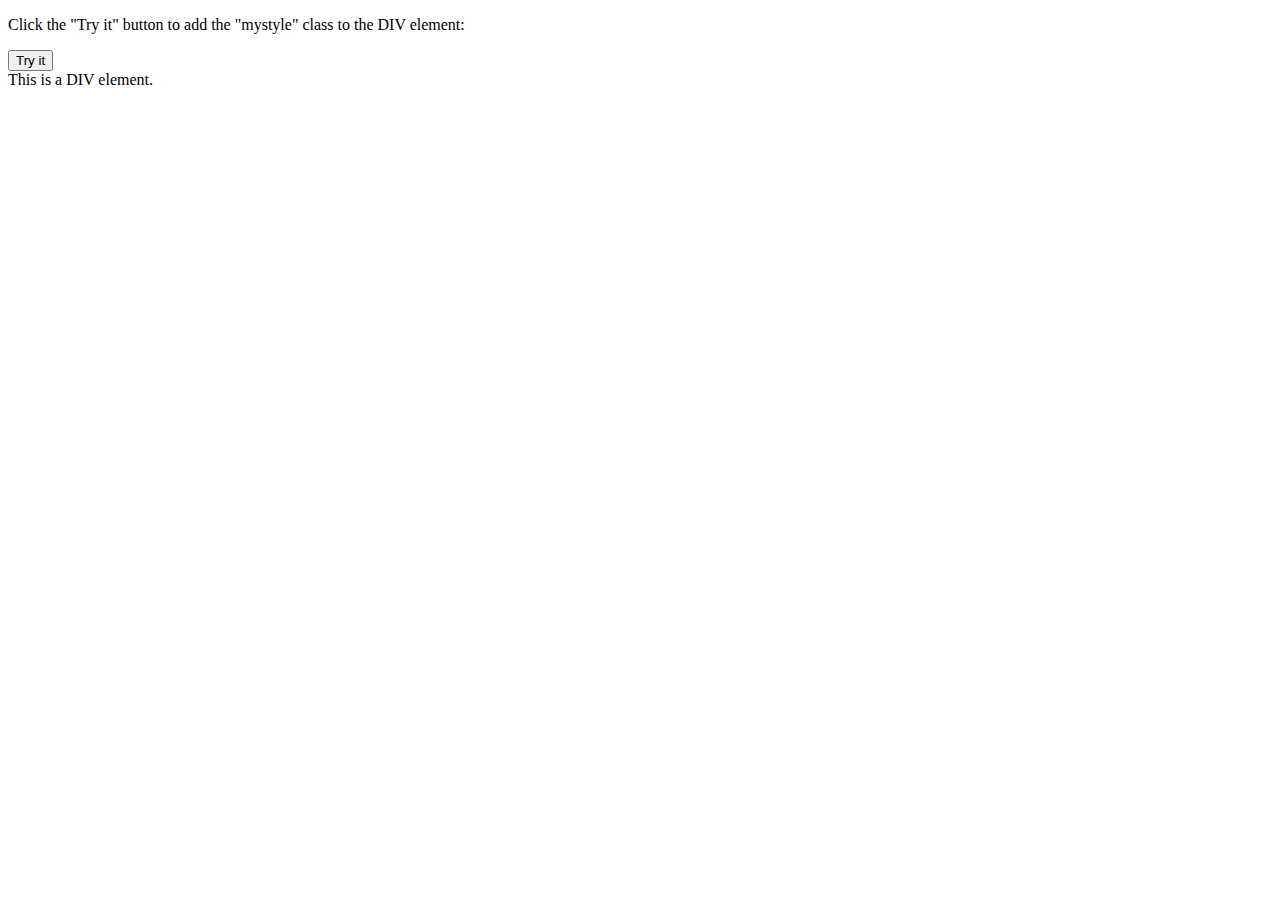
<file: reference/quickie.html>
<!DOCTYPE html>
<html>
<head>
<meta name="viewport" content="width=device-width, initial-scale=1">
<style>
.mystyle {
  width: 100%;
  padding: 25px;
  background-color: coral;
  color: white;
  font-size: 25px;
  box-sizing: border-box;
}
</style>
</head>
<body>

<p>Click the "Try it" button to add the "mystyle" class to the DIV element:</p>

<button onclick="myFunction()">Try it</button>

<div class="col-6" id="myDIV">
This is a DIV element.
</div>

<script>
function myFunction() {
   var element = document.getElementById("myDIV");
   element.classList.add("mystyle");
}
</script>

</body>
</html>
</file>
<file: css/style.css>
@import url('https://fonts.googleapis.com/css2?family=Poppins:ital,wght@0,100;0,200;0,500;0,600;0,800;1,100;1,200;1,400&display=swap');

/*color pallete
#f3624b
#eef2f6
#4fc1e9
#172350*/

* {
	border: 0;
	padding: 0;
	margin: 0;
	font-family: 'poppins', sans-serif;
}
html {
	overflow-y: scroll;
    scroll-behavior: smooth;
}
em {
	background-color: #4fc1e9;
	color: #172350;
	font-size: 1.2em;
	font-weight: inherit;
	padding: .1em;
}
h2 {
	font-size: 3em;
}
p {
	font-size: 1em;
}
header {
	top: 0;
	left: 0;
	width: 100%;
/*	padding: 10px 30px;*/
	position: fixed;
	display: flex;
	justify-content: space-between;
	align-items: center;
	transition: 0.6s;
	z-index: 100000;
	/*background: #172350;*/
	}
header div {
	width: 25%;
	display: flex;
	justify-content: space-between;
	padding-left: 1em;
}
header a {
	text-decoration: none;
	color: #eef2f6;
	float: left; 
	margin: auto;
	transition: 0.6s;
	padding: .5em;
}	
footer {
	height: 15vh;
	top: 0;
	left: 0;
	padding: 0em 1em;
	display: flex;
	justify-content: space-between;
	align-items: center;
	transition: 0.6s;
	background-color: #172350;
	color: white;
	font-weight: bold;
	font-size: 1em;

}

.logo {
	font-weight: 1000;
	font-size: 40px;
	padding: .2em;

}
.nav-button {
	transition: 0.6s;
}
.container {
	width: 100%;
	height: 100vh;
}
.container-worklist {
	width: 100%;
	min-height: 100vh;
}

.hero {
	background-color: #172350;
}
.hero-section {
	height: 100vh;
	width: 80%;
	margin: auto;
}
.hero-text {
	/*background-color: red;*/
}
.hero-text--content {
	position: relative;
	top: 50%;
	transform: translateY(-50%);
	font-size: 25px;
	color: #eef2f6;
}
.hero-text--content img {
	position: absolute;
	width: 100%;
	height: 100%;
	object-fit: contain;
}
.know {
	left: 10%;
	position: relative;
}
.about{
	left: 15%;
	position: relative;
}
.your{
	left: 20%;
	position: relative;
}
.track{
	left: 25%;
	position: relative;
}
.hero-img {
	/*background-color: yellow;*/
}
.hero-img--content {
	position: relative;

	width: 100%;
	height: 100%;
	
}
.herobox2 {
	position: absolute;
	width: 100%;
	height: 100%;
	object-fit: contain;
	transform: scale(0.5);
}
.pos1 {
	width: 160px;
	height: 240px;
	background-color: black;
	top: 20%;
	left: 10%;
	position: absolute;
	transition: 1s;
	object-fit: cover;
}
.pos2 {
	width: 180px;
	height: 180px;
	background-color: black;
	position: absolute;
	top: 60%;
	
	left: 0%;
	transition: 1s;
	object-fit: cover;
}
.pos3 {
	width: 280px;
	height: 190px;
	position: absolute;
	top: 30%;
	left: 50%;
	
	background-color: black;
	transition: 1s;
	object-fit: cover;
}
.hero-imgtext {
	top: 70%;
	position: absolute;
	left: 60%;
	color: #eef2f6;
	background-color: red;
}
.hero-imgtext p{
	position: absolute;
	visibility: hidden;
}
.state0 p{
	visibility: hidden;
}
.state0 .htext-ict{
	visibility: visible;
}
.state1 p{
	visibility: hidden;
}
.state1 .htext-afa{
	visibility: visible;
}
.state2 p{
	visibility: hidden;
}
.state2 .htext-he{
	visibility: visible;
}
.state3 p{
	visibility: hidden;
}
.state3 .htext-ie{
	visibility: visible;
}
.heros img {
	width: 100%;
	height: 100%;
	position: absolute;
	object-fit: cover;
/*	opacity: 0;*/
/*	transition: 0.1s;*/
}
/*#herostate img {
	visibility: hidden;
}*/
.herostate-0 img{
	visibility: hidden;
}
.herostate-0 .hero-1{
	visibility: visible;
}
.herostate-1 img{
	visibility: hidden;
}
.herostate-1 .hero-2{
	visibility: visible;
}
.herostate-2 img{
	visibility: hidden;
}
.herostate-2 .hero-3{
	visibility: visible;
}
.herostate-3 img{
	visibility: hidden;
}
.herostate-3 .hero-4{
	visibility: visible;
}
.constraint {
	width: 80%;
	height: 100%;
/*	background-color: red;*/
	margin: auto;
}
.tvl-intro {
	top: 25%;
	position: relative;
	padding-left: 5%;
	color: #172350;
}
.tvl-intro--img {
	width: 480px;
	height: 280px;
	position: relative;
}
.tvl-intro--img img {
	position: relative;
	object-fit: cover;
	width: 100%;
	height: 100%;
}
.content {
	top: 50%;
	transform: translateY(-50%);
	transition: 0.6s;
}
.card {
	
	background-color: #eef2f6;
	width: 98%;
	height: 90%;
	margin: auto;
	position: relative;
}

.iconimg {
	position: relative;
	width: 5em;
	height: 5em;
	margin: 2em;
	margin-bottom: 0;


}
.profileimg {
	position: absolute;
	width: 100%;
	height: 100%;
	object-fit: cover;
}

.card h2 {
	position: relative;
	font-size: 2.5em;
	margin: 1em;
	margin-left: 2em;
	transition: 0.4s;
	opacity: 100%;
}
.profilename {
	top: 80%;
	position: relative;
	color: #172350;
}

.cardbody {
	position: relative;
	width: 100%;
	height: 75%;
	background-color: red;
}
.card-content {
	position: absolute;
	width: 100%;
	height: 100%;
}
.card-img {
	position: absolute;
	width: 100%;
	height: 100%;
	top: 0%;
	object-fit: cover;
	opacity: 0;

	transition: 0.6s;



}
.card-img-profile {
	position: absolute;
	width: 100%;
	height: 100%;
	top: 0%;
	object-fit: cover;
	opacity: 0;
	background-color: #172350;

	transition: 0.6s;



}



.row a {
	text-decoration: none;
	color: #172350;
}
.row {
	text-decoration: none;
	color: #eef2f6;
}
.row-profile a {
	text-decoration: none;
	color: #eef2f6;
}
#tracks {
	transition: 0.6s;
}
.card-img p {
	position: relative;
	font-size: 1.2em;
	margin: 1em;
	margin-left: 2em;
	transition: 0.4s;
	opacity: 100%;
	top: 30%;
} 
.card-img a {
	position: relative;
	font-size: 1.2em;
	margin: 1em;
	margin-left: 2em;
	transition: 0.4s;
	opacity: 100%;
	padding: 1em;
	background-color: #f3624b;
}
.card-img-profile p {
	position: relative;
	font-size: 1.2em;
	margin: 1em;
	margin-left: 2em;
	transition: 0.4s;
	opacity: 100%;
	top: 30%;
} 
.card-img-profile a {
	position: relative;
	font-size: 1.2em;
	margin: 1em;
	margin-left: 2em;
	transition: 0.4s;
	opacity: 100%;
	padding: 1em;
	background-color: #f3624b;
}
.work-list {
	list-style-type: none;
	position: relative;
	margin: auto;
	width: 50%;
	height: 100%;
	font-size: 1.5em;
	color: #172350;

}
.worklist {
	width: 100%;
	height: 100%;
	position: relative;
	margin-bottom: 5em;
}
.worklist h2{
	position: relative;
	margin: auto;
	width: 100%;
	height: 100%;
	text-align: center;
	font-size: 3em;
	color: #172350;
}
.about-us--content {
	position: relative;
    top: 50%;
    transform: translateY(-50%);
    font-size: 25px;
    color: #eef2f6;

}
.about-us--content h1 {
	text-align: center;
	font-size: 3.5em;
}
.about-us--img {
	position: relative;
	width: 100%;
	height: 100%;
}
.about-us--img img {
    position: absolute;
    width: 100%;
    height: 100%;
    object-fit: contain;
}
.current-page {
	background-color: #0b1331;
}


/*columns*/
.row {
	width: 100%;
	height: 50%;
	float: left;

	position: relative;
}
.row-profile {
	width: 100%;
	height: 100%;
	float: left;

	position: relative;
}
.col-6 { /*for 2 columns*/
	float: left;
	width: 50%;
	height: 100%;
}
.col-12 { /*for 1 column*/
	float: left;
	width: 100%;
	height: 100%;
}
.col-4 { /*for 3 columns*/
	float: left;
	width: 33.3%;
	height: 100%;
}
.col-3 { /*for 4 columns*/
	float: left;
	width: 25%;
	height: 100%;
}




/*hover effects*/
header a:hover {
	background-color: #0b1331;
	transition: 0.6s;
}
.card:hover .card-img {
	opacity: 100%;
	transition: 0.4s;

}
.card:hover .card-img-profile {
	opacity: 100%;
	transition: 0.4s;

}
.card:hover h2 {
	opacity: 0%;
	transition: 0.4s;
}

.content:hover {
	transform: scale(1.1);
	transition: 0.6s;
	top: 25%;
}




/*scroll effects*/

header.sticky {
	background-color: #172350;
	padding: .3em .3em ;
	transition: 0.6s;
}
header.sticky a {
	position: relative;
	text-decoration: none;
	color: #eef2f6;
}


/*box debug*/
.y {
	background-color: yellow;
}
.g {
	background-color: green;
}
</file>
